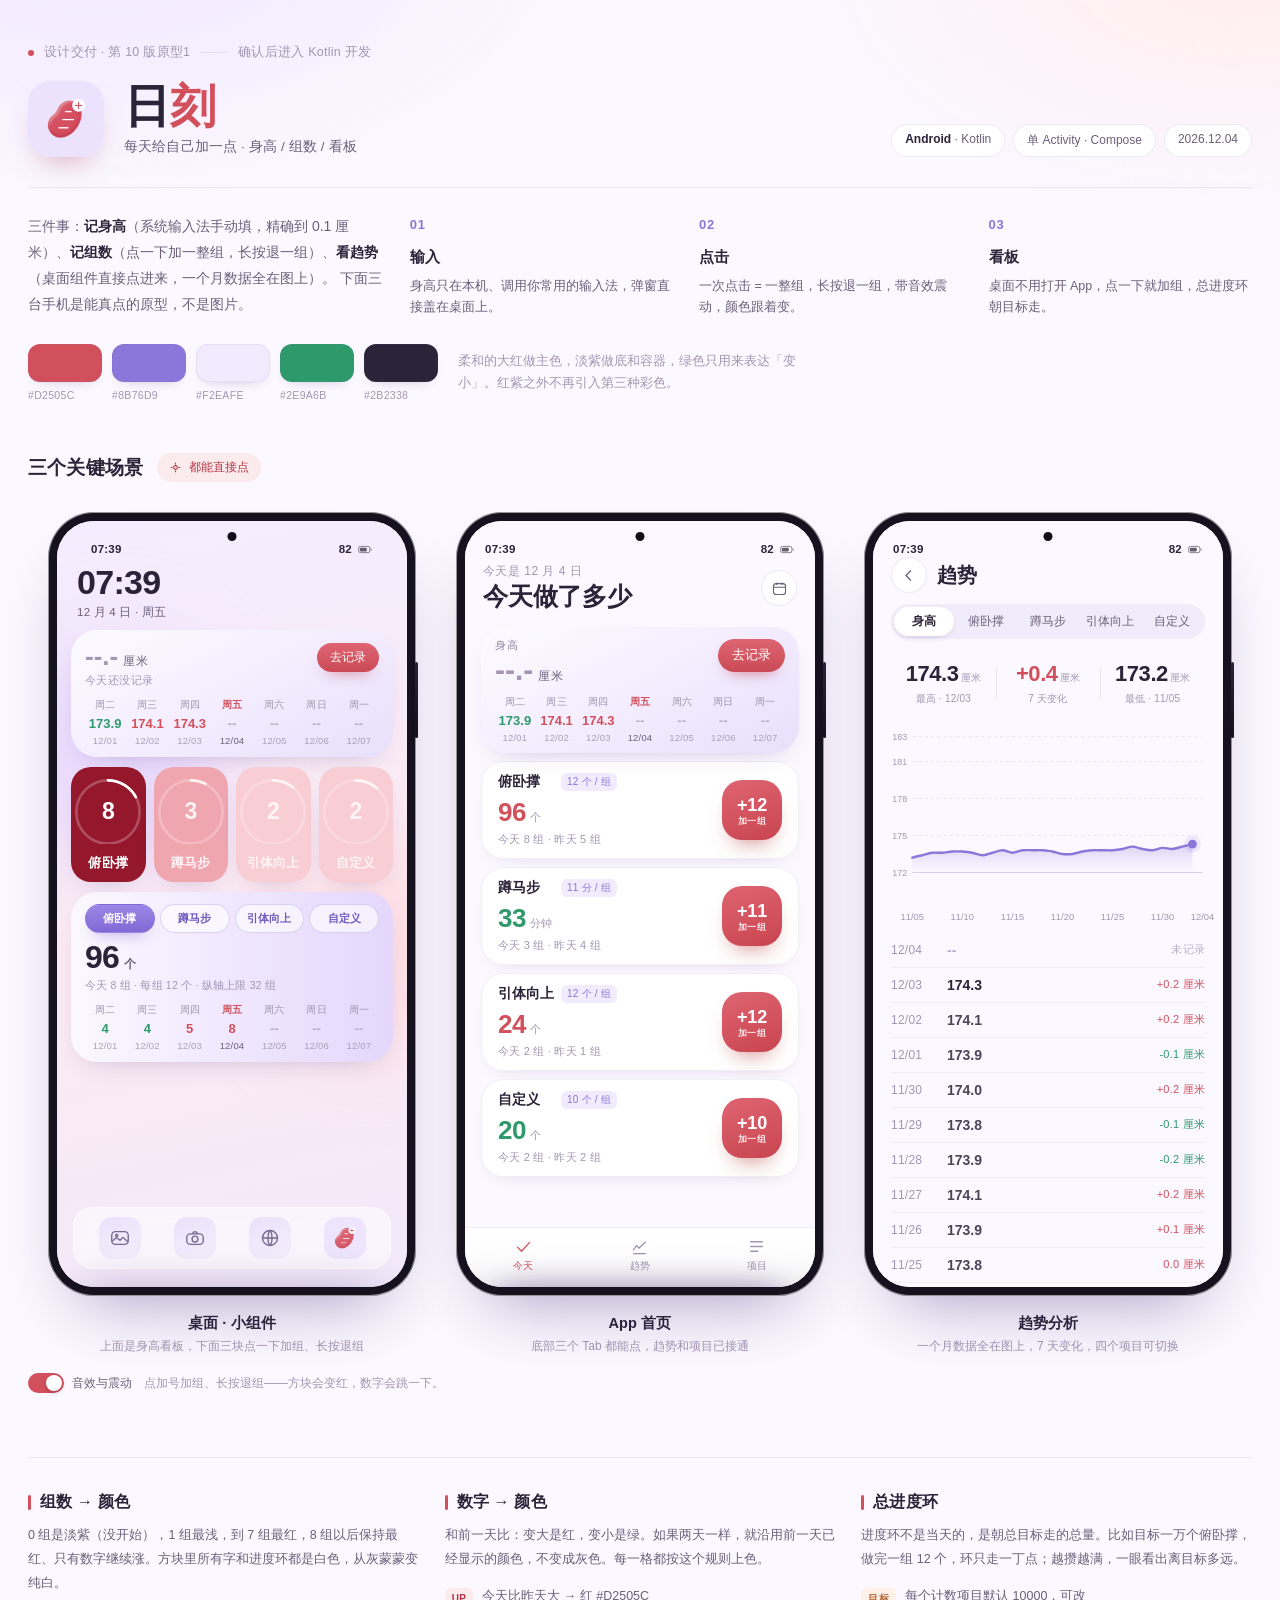
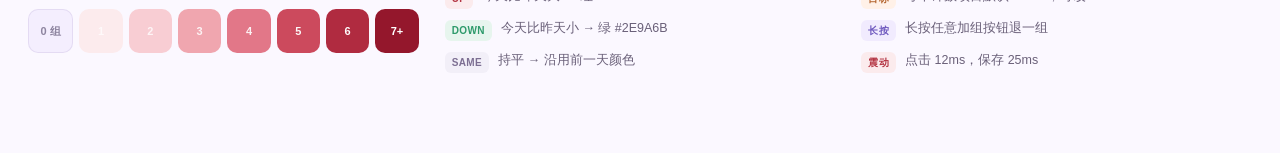
<file: 每日刻度APP原型-第10版.html>
<!DOCTYPE html>
<html lang="zh-CN">
<head>
<meta charset="UTF-8">
<meta name="viewport" content="width=device-width, initial-scale=1">
<title>日刻 · App 交互原型</title>
<link rel="icon" href="data:image/svg+xml,%3Csvg xmlns='http://www.w3.org/2000/svg' viewBox='0 0 64 64'%3E%3Crect width='64' height='64' rx='16' fill='%23F2EAFE'/%3E%3Cpath d='M38 14c8 2 12 11 9 19-3 8-12 12-19 9-4-2-4-7-2-11 2-4 6-5 8-9 1-4 1-8 4-8z' fill='%23D2505C'/%3E%3C/svg%3E">
<link rel="stylesheet" href="https://miaoda.feishu.cn/fonts/css2?family=Nunito:wght@500;600;700;800&family=Noto+Sans+SC:wght@300;400;500;700&display=swap">
<style>
/* ============================================================
   每日复刻 · 设计交付稿 v4
   外框是"展板"，里面三台手机是真正可点的 App 原型
   ============================================================ */
:root{
  --ink:#2B2338;
  --ink2:#6A6079;
  --ink3:#A296B2;
  --paper:#FBF8FF;
  --red:#D2505C;
  --red-dk:#B43644;
  --red-wash:#FBEBED;
  --purple:#8B76D9;
  --purple-deep:#6E58BE;
  --lilac-2:#F3ECFE;
  --lilac-3:#E9DFFB;
  --green:#2E9A6B;
  --green-wash:#E7F5EE;
  --flat:#8E85A0;
  --line:rgba(120,96,170,.13);
  --shadow-card:0 10px 28px -18px rgba(74,45,120,.42);
  --shadow-phone:0 34px 70px -34px rgba(58,28,104,.46), 0 0 0 1px rgba(255,255,255,.55) inset;
  --spring:cubic-bezier(.34,1.56,.64,1);
  --ease:cubic-bezier(.22,.61,.36,1);
  --cn:'Noto Sans SC','PingFang SC','Microsoft YaHei',sans-serif;
  --num:'Nunito','Noto Sans SC','PingFang SC',sans-serif;
}
*{box-sizing:border-box;margin:0;padding:0}
html{-webkit-text-size-adjust:100%}
body{
  background:#FBF8FF;color:var(--ink);font-family:var(--cn);
  -webkit-font-smoothing:antialiased;padding:0 28px 80px;
}
body::before{
  content:"";position:fixed;inset:0;z-index:-1;pointer-events:none;
  background:
    radial-gradient(760px 420px at 8% -8%, #F1E6FF 0%, rgba(241,230,255,0) 64%),
    radial-gradient(700px 400px at 96% -4%, #FFEDEF 0%, rgba(255,237,239,0) 62%);
}
.wrap{max-width:1244px;margin:0 auto}

/* ---------- 展板头部 ---------- */
.masthead{padding-top:44px}
.kicker{display:flex;align-items:center;gap:10px;font-size:12.5px;color:var(--ink3);letter-spacing:.02em}
.kicker .dot{width:6px;height:6px;border-radius:50%;background:var(--red);flex:none}
.kicker .sep{width:28px;height:1px;background:var(--line)}
.head-row{display:flex;align-items:flex-end;justify-content:space-between;gap:32px;margin-top:20px;flex-wrap:wrap}
.title-block{display:flex;align-items:center;gap:20px}
.appicon{width:76px;height:76px;border-radius:22px;overflow:hidden;flex:none;box-shadow:0 14px 30px -16px rgba(160,40,60,.5)}
.appicon img{width:100%;height:100%;display:block;object-fit:cover}
.title-block h1{font-family:var(--num);font-size:46px;font-weight:800;letter-spacing:-.01em;line-height:1.06}
.title-block h1 em{font-style:normal;color:var(--red)}
.subline{margin-top:8px;font-size:13.5px;color:var(--ink2);letter-spacing:.01em}
.head-meta{display:flex;gap:8px;flex-wrap:wrap;justify-content:flex-end}
.chip{font-size:12px;color:var(--ink2);background:#fff;border:1px solid var(--line);border-radius:999px;padding:7px 13px;white-space:nowrap}
.chip b{color:var(--ink);font-weight:600}
.lead{margin-top:30px;padding-top:26px;border-top:1px var(--line);display:grid;grid-template-columns:1.35fr 1fr 1fr 1fr;gap:26px;border-top-style:solid}
.lead-intro{font-size:14px;line-height:1.85;color:var(--ink2);max-width:34em}
.lead-intro strong{color:var(--ink);font-weight:600}
.lead-cell{font-size:12.5px;line-height:1.7;color:var(--ink2)}
.lead-cell .n{font-family:var(--num);font-size:13px;font-weight:800;color:var(--purple);letter-spacing:.06em;display:block;margin-bottom:8px}
.lead-cell h3{font-size:15px;font-weight:600;color:var(--ink);margin-bottom:6px;letter-spacing:.01em}

/* ---------- 色板 ---------- */
.palette{display:flex;align-items:center;gap:20px;margin-top:26px;flex-wrap:wrap}
.swatches{display:flex;gap:10px}
.sw{width:74px}
.sw i{display:block;height:38px;border-radius:12px;border:1px solid rgba(120,96,170,.1);box-shadow:0 6px 14px -10px rgba(60,30,100,.4)}
.sw span{display:block;font-size:10.5px;color:var(--ink3);margin-top:7px;letter-spacing:.03em;font-family:var(--num)}
.palette-note{font-size:12.5px;color:var(--ink3);line-height:1.7;max-width:30em}

/* ---------- 舞台 ---------- */
.stage-head{display:flex;align-items:center;gap:14px;margin-top:52px}
.stage-head h2{font-size:19px;font-weight:600;letter-spacing:.01em}
.hint{display:inline-flex;align-items:center;gap:7px;font-size:12px;color:var(--red-dk);background:var(--red-wash);border-radius:999px;padding:6px 12px}
.hint svg{width:13px;height:13px;flex:none}
.stage{display:grid;grid-template-columns:repeat(3,368px);gap:40px;justify-content:center;margin-top:30px}
.device-col{display:flex;flex-direction:column;align-items:center;gap:16px}
.device-label{text-align:center;margin-top:2px}
.device-label strong{display:block;font-size:14.5px;font-weight:600;letter-spacing:.01em}
.device-label span{display:block;font-size:12px;color:var(--ink3);margin-top:5px}
.device{width:368px;height:784px;border-radius:46px;background:#16111E;padding:9px;box-shadow:var(--shadow-phone);position:relative;flex:none}
.device::after{content:"";position:absolute;right:-2px;top:150px;width:3px;height:76px;border-radius:3px;background:linear-gradient(#2a2438,#16111E)}
.screen{width:100%;height:100%;border-radius:37px;overflow:hidden;position:relative;background:#FBF8FF;isolation:isolate}
.hole{position:absolute;left:50%;top:11px;width:9px;height:9px;border-radius:50%;background:#120E19;transform:translateX(-50%);z-index:60}

/* ---------- 状态栏 ---------- */
.statusbar{height:36px;display:flex;align-items:flex-end;justify-content:space-between;padding:0 20px 2px;font-size:11.5px;color:var(--ink);font-family:var(--num);font-weight:700;position:relative;z-index:50;letter-spacing:.02em}
.statusbar .right{display:flex;align-items:center;gap:6px}
.sbi{width:15px;height:11px;opacity:.72}

/* ---------- 桌面 ---------- */
.desk{position:absolute;inset:0;background:linear-gradient(168deg,#F5EDFF 0%,#FBEAF2 52%,#F3E9FB 100%)}
.desk .blob{position:absolute;border-radius:50%;filter:blur(46px);opacity:.7;pointer-events:none}
.desk .b1{width:220px;height:220px;background:#E3D2FF;left:-60px;top:120px}
.desk .b2{width:200px;height:200px;background:#FFD7DE;right:-70px;top:330px}
.desk-inner{position:relative;z-index:2;padding:0 14px}
.dock{position:absolute;left:16px;right:16px;bottom:18px;z-index:3;display:flex;justify-content:space-around;padding:9px 8px;background:rgba(255,255,255,.5);border:1px solid rgba(255,255,255,.72);border-radius:20px;backdrop-filter:blur(10px)}
.dock .di{width:42px;height:42px;border-radius:13px;display:grid;place-items:center;background:linear-gradient(160deg,#E9DFFB,#F2EDFB);opacity:.9}
.dock .di svg{width:22px;height:22px}
.clock{padding:8px 6px 10px}
.clock .t{font-family:var(--num);font-size:34px;font-weight:800;line-height:1;letter-spacing:-.02em}
.clock .d{font-size:11.5px;color:var(--ink2);margin-top:6px;letter-spacing:.02em}
.desk-grid{display:flex;flex-direction:column;gap:10px}
.mini-row{display:grid;grid-template-columns:repeat(4,1fr);gap:8px}
.span4{grid-column:span 4}

/* ---------- 通用大卡 ---------- */
.bigcard{border-radius:26px;padding:13px 14px 11px;background:linear-gradient(152deg,#FCFBFF 0%,#F2EBFE 58%,#E8DFFB 100%);box-shadow:var(--shadow-card);position:relative;overflow:hidden;cursor:pointer;transition:transform .18s var(--spring);display:flex;flex-direction:column}
.bigcard:active{transform:scale(.982)}
.bigcard .top{display:flex;align-items:flex-start;justify-content:space-between;gap:8px}
.bignum{display:flex;align-items:baseline;gap:5px;font-family:var(--num);line-height:1}
.bignum .v{font-size:38px;font-weight:800;letter-spacing:-.025em;transition:color .32s var(--ease),transform .3s var(--spring)}
.bignum .u{font-size:12px;color:var(--ink2);font-weight:500;letter-spacing:.04em}
.bignum .empty{font-size:26px;font-weight:700;color:var(--ink3)}
.tstamp{font-size:10.5px;color:var(--ink3);margin-top:5px;letter-spacing:.04em;font-family:var(--num)}
.pill-btn{border:0;border-radius:999px;padding:8px 14px;font-size:12.5px;font-family:var(--cn);font-weight:500;color:#fff;background:linear-gradient(180deg,#DE6572,#CB4A57);box-shadow:0 8px 16px -10px rgba(190,50,70,.8);cursor:pointer;white-space:nowrap;transition:transform .16s var(--spring),filter .2s}
.pill-btn:active{transform:scale(.94);filter:brightness(.94)}

/* 7 天条带（固定周二→周一周期） */
.strip{display:grid;grid-template-columns:repeat(7,1fr);gap:2px;margin-top:auto;padding-top:10px}
.strip .cell{text-align:center}
.strip .w{font-size:10px;color:#9C92AC;letter-spacing:.02em}
.strip .n{font-family:var(--num);font-size:13px;font-weight:700;margin-top:5px;line-height:1.1;transition:color .3s}
.strip .dd{font-size:9.5px;color:#A99FB8;margin-top:4px;font-family:var(--num);letter-spacing:.02em}
.strip .cell.today .w{color:var(--red);font-weight:600}
.strip .cell.today .dd{color:var(--ink2)}

/* ---------- 方块组件（1×1：对齐真实桌面组件，白字 + 总进度环） ---------- */
.tile{border-radius:20px;display:flex;flex-direction:column;align-items:center;cursor:pointer;position:relative;overflow:hidden;transition:background .34s var(--ease),transform .17s var(--spring),box-shadow .3s;box-shadow:var(--shadow-card);user-select:none;-webkit-tap-highlight-color:transparent;padding:0;aspect-ratio:223/343}
.tile:active{transform:scale(.93)}
.tile .ringwrap{position:relative;width:88.5%;aspect-ratio:1;margin-top:15%}
.tile .ringwrap svg{position:absolute;inset:0;width:100%;height:100%}
.tile .cnt{position:absolute;inset:0;display:grid;place-items:center;font-family:var(--num);font-size:23px;font-weight:800;line-height:1;transition:color .3s var(--ease);letter-spacing:-.02em}
.tile .lbl{font-size:13px;letter-spacing:.02em;transition:color .3s var(--ease);margin-top:auto;margin-bottom:14%;font-weight:600;white-space:nowrap}
.tile .pulse{position:absolute;left:50%;top:42%;width:56px;height:56px;margin:-28px 0 0 -28px;border-radius:50%;background:currentColor;opacity:0;pointer-events:none}

/* ---------- 桌面 7 天计数大卡（从右往左紫色渐变） ---------- */
.weekcard{background:linear-gradient(to left,#E4D7FB 0%,#EFE6FE 46%,#FBF8FF 100%);padding:12px 14px 11px;cursor:default}
.weekcard:active{transform:none}
.weektabs{display:flex;gap:5px;margin-bottom:8px}
.weektabs button{flex:1;border:1px solid rgba(139,118,217,.28);background:rgba(255,255,255,.6);border-radius:999px;padding:6px 0;font-size:11px;font-family:var(--cn);font-weight:600;color:var(--purple-deep);cursor:pointer;transition:background .2s,color .2s,box-shadow .2s,border-color .2s}
.weektabs button.on{background:linear-gradient(180deg,#9C87E5,#8368D5);color:#fff;border-color:transparent;box-shadow:0 8px 16px -10px rgba(110,80,200,.7)}
.weekcard .wk-big{display:flex;align-items:baseline;gap:5px;font-family:var(--num);line-height:1}
.weekcard .wk-big .v{font-size:32px;font-weight:800;letter-spacing:-.025em;color:var(--ink)}
.weekcard .wk-big .u{font-size:11.5px;color:var(--ink2);font-weight:600}
.weekcard .wk-sub{font-size:10.5px;color:var(--ink3);margin-top:6px;font-family:var(--num);letter-spacing:.02em}

/* ---------- App 内三视图 ---------- */
.app{position:absolute;inset:0;background:#FBF8FF;display:flex;flex-direction:column}
.view{flex:1;display:none;flex-direction:column;min-height:0}
.view.on{display:flex}
.app-head{padding:2px 18px 10px}
.app-head .d{font-size:12px;color:var(--ink3);letter-spacing:.04em}
.app-head .row{display:flex;align-items:center;justify-content:space-between;margin-top:4px}
.app-head h2{font-family:var(--num);font-size:25px;font-weight:800;letter-spacing:-.01em}
.icon-btn{width:36px;height:36px;border-radius:50%;border:1px solid var(--line);background:#fff;display:grid;place-items:center;cursor:pointer;color:var(--ink2);transition:transform .16s var(--spring),background .2s}
.icon-btn:active{transform:scale(.9);background:#F6F1FF}
.app-body{flex:1;padding:4px 16px 0;display:flex;flex-direction:column;gap:8px;overflow:hidden;min-height:0;scrollbar-width:none}
.app-body::-webkit-scrollbar{display:none}

/* 首页计数卡 */
.counter{border-radius:22px;background:#fff;border:1px solid rgba(120,96,170,.1);padding:11px 16px;display:flex;align-items:center;gap:12px;box-shadow:0 8px 22px -18px rgba(74,45,120,.4)}
.counter .info{flex:1;min-width:0}
.counter .nm{display:flex;align-items:center;gap:7px;font-size:14px;font-weight:600}
.counter .nmtext{display:inline-block;min-width:4em;white-space:nowrap}   /* 项目名一律按 4 字宽占位，右侧 tag 起点对齐 */
.counter .tag{font-size:10px;color:var(--purple);background:#F1EBFE;border-radius:6px;padding:2px 6px;font-weight:500;letter-spacing:.02em}
.counter .val{display:flex;align-items:baseline;gap:4px;margin-top:6px;font-family:var(--num)}
.counter .val .v{font-size:26px;font-weight:800;letter-spacing:-.02em;transition:color .3s var(--ease),transform .3s var(--spring)}
.counter .val .u{font-size:11px;color:var(--ink3);font-weight:500}
.counter .g{font-size:11px;color:var(--ink3);margin-top:4px;font-family:var(--num);letter-spacing:.02em}
.addbtn{width:60px;height:60px;border-radius:20px;border:0;cursor:pointer;flex:none;background:linear-gradient(160deg,#DE6472,#C9454F);color:#fff;font-family:var(--num);font-weight:800;font-size:18px;letter-spacing:-.01em;display:flex;flex-direction:column;align-items:center;justify-content:center;line-height:1;box-shadow:0 12px 22px -12px rgba(190,70,70,.75);transition:transform .15s var(--spring),filter .2s,box-shadow .2s;-webkit-tap-highlight-color:transparent}
.addbtn small{font-size:8.5px;font-weight:600;opacity:.86;margin-top:3px;letter-spacing:.06em;font-family:var(--cn)}
.addbtn:active{transform:scale(.9);filter:brightness(.93);box-shadow:0 6px 12px -8px rgba(190,50,70,.6)}
.counter.gold{background:linear-gradient(150deg,#FFDE73 0%,#F7C325 52%,#E0A10C 100%);border-color:transparent;box-shadow:0 14px 28px -16px rgba(200,150,20,.75)}

/* 本周矩阵（替换原柱状图） */
.weekmatrix{border-radius:22px;background:#fff;border:1px solid rgba(120,96,170,.1);padding:13px 14px 12px;box-shadow:0 8px 22px -18px rgba(74,45,120,.4)}
.weekmatrix .hd{font-size:12.5px;font-weight:600;margin-bottom:9px}
.wm-grid{display:grid;grid-template-columns:48px repeat(7,1fr);gap:3px 2px}
.wm-grid .wh{font-size:10px;color:#9C92AC;text-align:center}
.wm-grid .rn{font-size:10.5px;color:var(--ink2);display:flex;align-items:center;font-weight:600;white-space:nowrap}
.wm-grid .wv{font-family:var(--num);font-size:12.5px;font-weight:800;text-align:center;line-height:1.4}
.wm-grid .wd{font-size:9px;color:#A99FB8;text-align:center;font-family:var(--num);margin-top:2px}
.wm-grid .corner{font-size:10px;color:var(--ink3)}

/* 项目页 */
.proj-list{flex:1;padding:6px 16px 14px;overflow:auto;display:flex;flex-direction:column;gap:12px}
.proj-card{border-radius:20px;background:#fff;border:1px solid rgba(120,96,170,.1);padding:14px 16px;display:flex;align-items:center;gap:12px;flex:1;min-height:0}
.proj-card .ic{width:42px;height:42px;border-radius:14px;display:grid;place-items:center;flex:none;background:var(--lilac-2);color:var(--purple-deep)}
.proj-card .ic svg{width:21px;height:21px}
.proj-card .t{flex:1;min-width:0}
.proj-card .t .nm{font-size:14px;font-weight:600}
.proj-card .t .meta{font-size:11px;color:var(--ink3);margin-top:4px;font-family:var(--num)}
.proj-card .t .meta b{color:var(--purple-deep);font-weight:700}
.proj-card.editable{cursor:pointer;transition:transform .16s var(--spring),box-shadow .2s}
.proj-card.editable:active{transform:scale(.975)}
.proj-card .chev{flex:none;color:#B3A7C8;display:grid;place-items:center}
.proj-card .chev svg{width:18px;height:18px}

/* 项目页达成金色卡片 */
.proj-card.gold{background:linear-gradient(150deg,#FFDE73 0%,#F7C325 52%,#E0A10C 100%);border-color:transparent;box-shadow:0 14px 28px -16px rgba(200,150,20,.75)}
.proj-card.gold .ic{background:rgba(255,255,255,.30);color:#937cdf}
.proj-card.gold .t .nm{color:#937cdf}
.proj-card.gold .t .meta{color:#937cdf}
.proj-card.gold .t .meta b{color:#937cdf}
.proj-card.gold .chev{color:#937cdf}

/* 清空重置确认弹窗（居中，单长条按钮，点外部取消） */
.confirm-mask{position:absolute;inset:0;background:rgba(38,20,62,.34);z-index:85;opacity:0;pointer-events:none;transition:opacity .3s;backdrop-filter:blur(2px)}
.confirm-mask.open{opacity:1;pointer-events:auto}
.confirm-box{position:absolute;left:26px;right:26px;top:50%;z-index:86;background:#fff;border-radius:24px;padding:20px 18px 18px;transform:translateY(-50%) scale(.92);opacity:0;pointer-events:none;transition:transform .3s var(--spring),opacity .25s;box-shadow:0 24px 50px -20px rgba(40,20,80,.5)}
.confirm-box.open{transform:translateY(-50%) scale(1);opacity:1;pointer-events:auto}
.confirm-box .ct{font-size:16px;font-weight:700;text-align:center}
.confirm-box .cs{font-size:12px;color:var(--ink3);text-align:center;margin-top:7px;line-height:1.7}
.confirm-box .long-btn{width:100%;border:0;border-radius:16px;padding:14px 0;margin-top:19px;background:linear-gradient(180deg,#DE6572,#C8414E);color:#fff;font-family:var(--cn);font-size:14.5px;font-weight:600;letter-spacing:.05em;cursor:pointer;box-shadow:0 12px 24px -14px rgba(190,50,70,.8);transition:transform .16s var(--spring)}
.confirm-box .long-btn:active{transform:scale(.97)}

/* 自定义项目编辑弹层 */
.custom-field{display:flex;flex-direction:column;gap:5px;margin-top:12px}
.custom-field label{font-size:11.5px;color:var(--ink2);font-weight:600}
.custom-field input{border:1px solid var(--line);border-radius:14px;padding:11px 14px;font-family:var(--num);font-size:16px;font-weight:700;outline:none;color:var(--ink);background:#FBF8FF;transition:border-color .2s}
.custom-field input:focus{border-color:var(--purple)}
.unit-switch{display:flex;gap:8px}
.unit-switch button{flex:1;border:1px solid var(--line);background:#fff;border-radius:12px;padding:10px 0;font-size:13px;font-weight:600;color:var(--ink2);cursor:pointer;transition:all .2s}
.unit-switch button.on{background:var(--purple);color:#fff;border-color:transparent}

/* 底部 tab */
.tabbar{height:60px;display:flex;align-items:center;justify-content:space-around;background:rgba(255,255,255,.86);backdrop-filter:blur(14px);border-top:1px solid rgba(120,96,170,.1);padding-bottom:5px;flex:none}
.tab{display:flex;flex-direction:column;align-items:center;gap:3px;font-size:10px;color:var(--ink3);cursor:pointer;width:64px}
.tab svg{width:19px;height:19px}
.tab.on{color:var(--red)}

/* ---------- 趋势页 ---------- */
.trend-head{padding:0 18px 8px}
.trend-head .row{display:flex;align-items:center;gap:10px}
.trend-head h2{font-family:var(--num);font-size:20px;font-weight:800;flex:1;letter-spacing:-.01em}
.seg{display:flex;gap:2px;background:#F1ECF9;border-radius:999px;padding:3px;margin-top:11px}
.seg button{flex:1;border:0;background:transparent;border-radius:999px;padding:7px 0;font-size:11.5px;color:var(--ink2);font-family:var(--cn);cursor:pointer;transition:background .2s,color .2s,box-shadow .2s}
.seg button.on{background:#fff;color:var(--ink);font-weight:600;box-shadow:0 3px 8px -5px rgba(60,30,100,.4)}
.trend-scroll{flex:1;overflow:auto;min-height:0;touch-action:pan-y;scrollbar-width:none}
.trend-scroll::-webkit-scrollbar{display:none}
.stats{display:grid;grid-template-columns:1fr 1fr 1fr;margin-top:14px;align-items:center}
.stats .s{text-align:center;position:relative}
.stats .s+.s::before{content:"";position:absolute;left:0;top:6px;bottom:6px;width:1px;background:var(--line)}
.stats .big{font-family:var(--num);font-size:22px;font-weight:800;letter-spacing:-.02em}
.stats .big small{font-size:10px;font-weight:500;color:var(--ink3);margin-left:2px;letter-spacing:.02em}
.stats .cap{font-size:10px;color:var(--ink3);margin-top:5px;letter-spacing:.02em}
.chart{margin:12px 8px 0}
.chart svg{width:100%;display:block}
.rows{margin-top:6px;padding:0 18px;display:flex;flex-direction:column;gap:0}
.rows .r{display:flex;align-items:center;gap:10px;padding:9px 0;border-bottom:1px solid rgba(120,96,170,.08);font-size:12px}
.rows .r .dt{color:var(--ink3);font-family:var(--num);width:46px;letter-spacing:.02em}
.rows .r .vv{font-family:var(--num);font-weight:700;font-size:14px;flex:1}
.rows .r .dl{font-family:var(--num);font-size:11px;letter-spacing:.02em}

/* ---------- 身高输入弹层（系统输入法） ---------- */
.sheet{position:absolute;left:10px;right:10px;bottom:12px;z-index:80;background:#fff;border-radius:26px;padding:14px 18px 16px;box-shadow:0 -18px 44px -20px rgba(50,20,90,.35);transform:translateY(112%);transition:transform .34s var(--ease)}
.sheet.open{transform:translateY(0)}
.scrim{position:absolute;inset:0;background:rgba(38,20,62,.34);z-index:70;opacity:0;pointer-events:none;transition:opacity .3s;backdrop-filter:blur(2px)}
.scrim.open{opacity:1;pointer-events:auto}
.sheet .grab{width:36px;height:4px;border-radius:3px;background:#E4DBF1;margin:0 auto 11px}
.sheet .st{font-size:15px;font-weight:600;text-align:center}
.sheet .sd{font-size:11.5px;color:var(--ink3);text-align:center;margin-top:4px}
.height-input{display:flex;align-items:center;justify-content:center;gap:6px;margin:14px 0 4px}
.height-input input{border:0;outline:none;width:150px;font-family:var(--num);font-size:40px;font-weight:800;letter-spacing:-.02em;text-align:center;color:var(--ink);background:transparent;caret-color:var(--red)}
.height-input .u{font-size:13px;color:var(--ink2);font-weight:600}
.sheet-foot{display:flex;align-items:center;gap:10px;margin-top:14px}
.save-btn{border:0;border-radius:16px;padding:13px 26px;background:linear-gradient(180deg,#DE6572,#C8414E);color:#fff;font-family:var(--cn);font-size:14px;font-weight:600;letter-spacing:.04em;cursor:pointer;box-shadow:0 14px 26px -14px rgba(190,50,70,.8);transition:transform .16s var(--spring)}
.save-btn:active{transform:scale(.96)}
.cancel-txt{border:0;background:transparent;font-size:13px;color:var(--ink3);cursor:pointer;font-family:var(--cn);padding:6px}

@keyframes pop{0%{transform:scale(1)}32%{transform:scale(1.15)}100%{transform:scale(1)}}
.pop{animation:pop .38s var(--spring)}

/* ---------- 说明区块 ---------- */
.notes{display:grid;grid-template-columns:repeat(3,1fr);gap:26px;margin-top:64px;padding-top:34px;border-top:1px solid var(--line)}
.note h3{font-size:16px;font-weight:600;letter-spacing:.01em;display:flex;align-items:center;gap:9px}
.note h3 .bar{width:3px;height:15px;border-radius:2px;background:var(--red)}
.note p{font-size:12.5px;line-height:1.9;color:var(--ink2);margin-top:11px}
.grad{display:flex;gap:6px;margin-top:14px}
.grad i{flex:1;height:44px;border-radius:10px;display:grid;place-items:center;font-family:var(--num);font-size:11px;font-weight:700;font-style:normal}
.grad i:first-child{border:1px solid var(--line)}
.rule-list{margin-top:14px;display:flex;flex-direction:column;gap:9px}
.rule{display:flex;align-items:flex-start;gap:9px;font-size:12.5px;line-height:1.7;color:var(--ink2)}
.rule .k{flex:none;font-family:var(--num);font-size:10px;font-weight:800;padding:2px 7px;border-radius:6px;margin-top:2px;letter-spacing:.04em}
.k.up{background:var(--red-wash);color:var(--red-dk)}
.k.dn{background:var(--green-wash);color:var(--green)}
.k.flat{background:#F2EFF8;color:#7C6E92}
.k.snd{background:#F1EBFE;color:var(--purple-deep)}
.k.mv{background:#FFF1E8;color:#B4652F}
.feedback-bar{display:flex;align-items:center;gap:12px;margin-top:18px;flex-wrap:wrap}
.switch{display:inline-flex;align-items:center;gap:8px;font-size:12px;color:var(--ink2);cursor:pointer;user-select:none}
.switch .track{width:36px;height:20px;border-radius:999px;background:#E4DCEF;position:relative;transition:background .25s}
.switch .track::after{content:"";position:absolute;left:2px;top:2px;width:16px;height:16px;border-radius:50%;background:#fff;box-shadow:0 2px 5px rgba(0,0,0,.18);transition:transform .25s var(--spring)}
.switch.on .track{background:var(--red)}
.switch.on .track::after{transform:translateX(16px)}

@media (max-width:1200px){
  .stage{grid-template-columns:repeat(2,368px);gap:34px}
  .lead{grid-template-columns:1fr 1fr}
  .notes{grid-template-columns:1fr 1fr}
}
@media (max-width:820px){
  body{padding:0 16px 60px}
  .stage{grid-template-columns:368px;gap:30px}
  .lead,.notes{grid-template-columns:1fr}
  .title-block h1{font-size:36px}
  .appicon{width:62px;height:62px;border-radius:18px}
}
@media (prefers-reduced-motion:reduce){
  *{animation-duration:.001ms !important;transition-duration:.001ms !important}
}
</style>
</head>
<body>
<div class="wrap">

  <!-- ===== 展板头部 ===== -->
  <header class="masthead">
    <div class="kicker"><span class="dot"></span>设计交付 · 第 10 版原型1<span class="sep"></span>确认后进入 Kotlin 开发</div>
    <div class="head-row">
      <div class="title-block">
        <div class="appicon"><img src="assets/icon-a.png" alt="日刻图标"></div>
        <div>
          <h1>日<em>刻</em></h1>
          <div class="subline">每天给自己加一点 · 身高 / 组数 / 看板</div>
        </div>
      </div>
      <div class="head-meta">
        <span class="chip"><b>Android</b> · Kotlin</span>
        <span class="chip">单 Activity · Compose</span>
        <span class="chip" id="ver-chip">2026.11.18</span>
      </div>
    </div>

    <div class="lead">
      <div class="lead-intro">
        三件事：<strong>记身高</strong>（系统输入法手动填，精确到 0.1 厘米）、<strong>记组数</strong>（点一下加一整组，长按退一组）、<strong>看趋势</strong>（桌面组件直接点进来，一个月数据全在图上）。
        下面三台手机是能真点的原型，不是图片。
      </div>
      <div class="lead-cell">
        <span class="n">01</span>
        <h3>输入</h3>
        身高只在本机、调用你常用的输入法，弹窗直接盖在桌面上。
      </div>
      <div class="lead-cell">
        <span class="n">02</span>
        <h3>点击</h3>
        一次点击 = 一整组，长按退一组，带音效震动，颜色跟着变。
      </div>
      <div class="lead-cell">
        <span class="n">03</span>
        <h3>看板</h3>
        桌面不用打开 App，点一下就加组，总进度环朝目标走。
      </div>
    </div>

    <div class="palette">
      <div class="swatches">
        <div class="sw"><i style="background:#D2505C"></i><span>#D2505C</span></div>
        <div class="sw"><i style="background:#8B76D9"></i><span>#8B76D9</span></div>
        <div class="sw"><i style="background:#F2EAFE"></i><span>#F2EAFE</span></div>
        <div class="sw"><i style="background:#2E9A6B"></i><span>#2E9A6B</span></div>
        <div class="sw"><i style="background:#2B2338"></i><span>#2B2338</span></div>
      </div>
      <div class="palette-note">柔和的大红做主色，淡紫做底和容器，绿色只用来表达「变小」。红紫之外不再引入第三种彩色。</div>
    </div>
  </header>

  <!-- ===== 三台手机 ===== -->
  <div class="stage-head">
    <h2>三个关键场景</h2>
    <span class="hint">
      <svg viewBox="0 0 24 24" fill="none" stroke="currentColor" stroke-width="2"><circle cx="12" cy="12" r="3.4"/><path d="M12 3.2v3.2M12 17.6v3.2M3.2 12h3.2M17.6 12h3.2"/></svg>
      都能直接点
    </span>
  </div>

  <div class="stage">

    <!-- 手机 1：桌面 -->
    <div class="device-col">
      <div class="device">
        <div class="screen">
          <div class="hole"></div>
          <div class="desk">
            <div class="blob b1"></div>
            <div class="blob b2"></div>
            <div class="desk-inner">
              <div class="statusbar"><span>07:39</span><span class="right"><span>82</span><svg class="sbi" viewBox="0 0 24 16" fill="none" stroke="#2B2338" stroke-width="1.2"><rect x="1" y="3" width="18" height="10" rx="3"/><rect x="3" y="5" width="11" height="6" rx="1.6" fill="#2B2338" stroke="none"/><path d="M21 6.5v3"/></svg></span></div>
              <div class="clock">
                <div class="t" id="clock-t">07:39</div>
                <div class="d" id="clock-d"></div>
              </div>
              <div class="desk-grid" data-region="desk"></div>
            </div>
            <div class="dock">
              <div class="di"><svg viewBox="0 0 24 24" fill="none" stroke="#6B5A85" stroke-width="1.5"><rect x="3" y="5" width="18" height="14" rx="4"/><path d="M3.5 15.5l4.5-4 4 3 3.2-3.2 5.3 4.7"/><circle cx="8.4" cy="9.4" r="1.2"/></svg></div>
              <div class="di"><svg viewBox="0 0 24 24" fill="none" stroke="#6B5A85" stroke-width="1.5"><rect x="3" y="7.5" width="18" height="11.5" rx="4"/><circle cx="12" cy="13.2" r="3.2"/><path d="M9.2 7.5l1.4-2.2h2.8L14.8 7.5"/></svg></div>
              <div class="di"><svg viewBox="0 0 24 24" fill="none" stroke="#6B5A85" stroke-width="1.5"><circle cx="12" cy="12" r="8.2"/><path d="M3.8 12h16.4M12 3.8c2.9 3 2.9 13.4 0 16.4M12 3.8c-2.9 3-2.9 13.4 0 16.4"/></svg></div>
              <div class="di" style="background:#fff;padding:0;overflow:hidden">
                <img src="assets/icon-a.png" alt="" style="width:100%;height:100%;object-fit:cover;display:block">
              </div>
            </div>

            <!-- 桌面身高输入弹层 -->
            <div class="scrim" data-act="close-sheet"></div>
            <div class="sheet" data-sheet>
              <div class="grab"></div>
              <div class="st">今天的身高</div>
              <div class="sd">填到小数点后一位，输完自动保存，比如 173.4</div>
              <div class="height-input">
                <input type="text" inputmode="decimal" data-height-input aria-label="身高输入" placeholder="--.-">
                <span class="u">厘米</span>
              </div>
            </div>
          </div>
        </div>
      </div>
      <div class="device-label">
        <strong>桌面 · 小组件</strong>
        <span>上面是身高看板，下面三块点一下加组、长按退组</span>
      </div>
    </div>

    <!-- 手机 2：App（三视图） -->
    <div class="device-col">
      <div class="device">
        <div class="screen">
          <div class="hole"></div>
          <div class="app">
            <div class="statusbar"><span>07:39</span><span class="right"><span>82</span><svg class="sbi" viewBox="0 0 24 16" fill="none" stroke="#2B2338" stroke-width="1.2"><rect x="1" y="3" width="18" height="10" rx="3"/><rect x="3" y="5" width="11" height="6" rx="1.6" fill="#2B2338" stroke="none"/><path d="M21 6.5v3"/></svg></span></div>

            <!-- 视图：今天 -->
            <div class="view on" id="view-home">
              <div class="app-head">
                <div class="row">
                  <div>
                    <div class="d" id="home-date"></div>
                    <h2>今天做了多少</h2>
                  </div>
                  <button class="icon-btn" data-act="go-projects" aria-label="项目">
                    <svg viewBox="0 0 24 24" width="17" height="17" fill="none" stroke="currentColor" stroke-width="1.6"><rect x="3.5" y="5.2" width="17" height="15.3" rx="4"/><path d="M3.5 10.2h17M8.4 3.4v3.6M15.6 3.4v3.6"/></svg>
                  </button>
                </div>
              </div>
              <div class="app-body" data-region="home"></div>
            </div>

            <!-- 视图：趋势 -->
            <div class="view" id="view-trend">
              <div class="trend-head">
                <div class="row">
                  <button class="icon-btn" data-act="go-home" aria-label="返回">
                    <svg viewBox="0 0 24 24" width="17" height="17" fill="none" stroke="currentColor" stroke-width="1.8"><path d="M14 5 7 12l7 7"/></svg>
                  </button>
                  <h2>趋势</h2>
                  <span style="width:36px"></span>
                </div>
                <div class="seg" data-seg>
                  <button class="on" data-act="seg" data-i="0">身高</button>
                  <button data-act="seg" data-i="1">俯卧撑</button>
                  <button data-act="seg" data-i="2">蹲马步</button>
                  <button data-act="seg" data-i="3">引体向上</button>
                  <button data-act="seg" data-i="4">自定义</button>
                </div>
              </div>
              <div class="trend-scroll" data-region="trend"></div>
            </div>

            <!-- 视图：项目 -->
            <div class="view" id="view-projects">
              <div class="app-head">
                <div class="row">
                  <div>
                    <div class="d">所有记录项目</div>
                    <h2>项目</h2>
                  </div>
                  <button class="icon-btn" data-act="go-home" aria-label="返回">
                    <svg viewBox="0 0 24 24" width="17" height="17" fill="none" stroke="currentColor" stroke-width="1.8"><path d="M14 5 7 12l7 7"/></svg>
                  </button>
                </div>
              </div>
              <div class="proj-list" data-region="projects"></div>
            </div>

            <div class="tabbar">
              <div class="tab on" data-act="go-home">
                <svg viewBox="0 0 24 24" fill="none" stroke="currentColor" stroke-width="1.7"><path d="M4 12.5 9.5 18 20 6.5"/></svg>
                今天
              </div>
              <div class="tab" data-act="go-trend">
                <svg viewBox="0 0 24 24" fill="none" stroke="currentColor" stroke-width="1.7"><path d="M4 17l4-6 3.5 3L20 6"/><path d="M4 21h16"/></svg>
                趋势
              </div>
              <div class="tab" data-act="go-projects">
                <svg viewBox="0 0 24 24" fill="none" stroke="currentColor" stroke-width="1.7"><path d="M4 6h16M4 12h16M4 18h10"/></svg>
                项目
              </div>
            </div>

            <!-- App 身高输入弹层 -->
            <div class="scrim" data-act="close-sheet"></div>
            <div class="sheet" data-sheet>
              <div class="grab"></div>
              <div class="st">今天的身高</div>
              <div class="sd">填到小数点后一位，输完自动保存，比如 173.4</div>
              <div class="height-input">
                <input type="text" inputmode="decimal" data-height-input aria-label="身高输入" placeholder="--.-">
                <span class="u">厘米</span>
              </div>
            </div>

            <!-- App 最大组数设置弹层 -->
            <div class="scrim" data-act="close-max"></div>
            <div class="sheet" data-max-sheet>
              <div class="grab"></div>
              <div class="st">趋势纵轴上限</div>
              <div class="sd">填这个项目一天最多做多少组，趋势图纵轴最高就到这个数</div>
              <div class="height-input">
                <input type="text" inputmode="numeric" data-max-input aria-label="最大组数" placeholder="32">
                <span class="u">组</span>
              </div>
            </div>

            <!-- 长按项目卡片：清空重置确认弹窗（点外部取消） -->
            <div class="confirm-mask" data-act="cancel-confirm"></div>
            <div class="confirm-box" data-confirm-box>
              <div class="ct" data-confirm-title>清空重置</div>
              <div class="cs" data-confirm-sub>这个项目的全部组数会清零，累计和进度环归零，确定要清空吗？</div>
              <button class="long-btn" data-act="do-reset">清空重置</button>
            </div>

            <!-- 双击项目卡片：通用编辑（项目名 / 每组数值 / 单位） -->
            <div class="scrim" data-act="close-edit"></div>
            <div class="sheet" data-edit-sheet>
              <div class="grab"></div>
              <div class="st" data-edit-title>编辑项目</div>
              <div class="sd">改名字、每组是多少，以及按个还是按分钟算</div>
              <div class="custom-field">
                <label>项目名称</label>
                <input type="text" data-edit-name maxlength="4" placeholder="项目名（最多 4 字）">
              </div>
              <div class="custom-field">
                <label>每组数值</label>
                <input type="text" inputmode="numeric" data-edit-per placeholder="10">
              </div>
              <div class="custom-field">
                <label>单位</label>
                <div class="unit-switch">
                  <button type="button" data-unit="个" data-act="unit-个">个</button>
                  <button type="button" data-unit="招" data-act="unit-招">招</button>
                  <button type="button" data-unit="分钟" data-act="unit-分钟">分钟</button>
                </div>
              </div>
            </div>
          </div>
        </div>
      </div>
      <div class="device-label">
        <strong>App 首页</strong>
        <span>底部三个 Tab 都能点，趋势和项目已接通</span>
      </div>
    </div>

    <!-- 手机 3：趋势 -->
    <div class="device-col">
      <div class="device">
        <div class="screen">
          <div class="hole"></div>
          <div class="app">
            <div class="statusbar"><span>07:39</span><span class="right"><span>82</span><svg class="sbi" viewBox="0 0 24 16" fill="none" stroke="#2B2338" stroke-width="1.2"><rect x="1" y="3" width="18" height="10" rx="3"/><rect x="3" y="5" width="11" height="6" rx="1.6" fill="#2B2338" stroke="none"/><path d="M21 6.5v3"/></svg></span></div>
            <div class="trend-head">
              <div class="row">
                <button class="icon-btn" data-act="go-home" aria-label="返回">
                  <svg viewBox="0 0 24 24" width="17" height="17" fill="none" stroke="currentColor" stroke-width="1.8"><path d="M14 5 7 12l7 7"/></svg>
                </button>
                <h2>趋势</h2>
                <span style="width:36px"></span>
              </div>
              <div class="seg" data-seg>
                <button class="on" data-act="seg" data-i="0">身高</button>
                <button data-act="seg" data-i="1">俯卧撑</button>
                <button data-act="seg" data-i="2">蹲马步</button>
                <button data-act="seg" data-i="3">引体向上</button>
                <button data-act="seg" data-i="4">自定义</button>
              </div>
            </div>
            <div class="trend-scroll" data-region="trend-standalone"></div>
          </div>
        </div>
      </div>
      <div class="device-label">
        <strong>趋势分析</strong>
        <span>一个月数据全在图上，7 天变化，四个项目可切换</span>
      </div>
    </div>

  </div>

  <!-- ===== 说明 ===== -->
  <div class="feedback-bar">
    <div class="switch on" id="sw-sfx" data-act="toggle-sfx"><span class="track"></span>音效与震动</div>
    <span style="font-size:12px;color:#A296B2">点加号加组、长按退组——方块会变红，数字会跳一下。</span>
  </div>

  <section class="notes">
    <div class="note">
      <h3><span class="bar"></span>组数 → 颜色</h3>
      <p>0 组是淡紫（没开始），1 组最浅，到 7 组最红，8 组以后保持最红、只有数字继续涨。方块里所有字和进度环都是白色，从灰蒙蒙变纯白。</p>
      <div class="grad" id="grad"></div>
    </div>
    <div class="note">
      <h3><span class="bar"></span>数字 → 颜色</h3>
      <p>和前一天比：变大是红，变小是绿。如果两天一样，就沿用前一天已经显示的颜色，不变成灰色。每一格都按这个规则上色。</p>
      <div class="rule-list">
        <div class="rule"><span class="k up">UP</span>今天比昨天大 → 红 #D2505C</div>
        <div class="rule"><span class="k dn">DOWN</span>今天比昨天小 → 绿 #2E9A6B</div>
        <div class="rule"><span class="k flat">SAME</span>持平 → 沿用前一天颜色</div>
      </div>
    </div>
    <div class="note">
      <h3><span class="bar"></span>总进度环</h3>
      <p>进度环不是当天的，是朝总目标走的总量。比如目标一万个俯卧撑，做完一组 12 个，环只走一丁点；越攒越满，一眼看出离目标多远。</p>
      <div class="rule-list">
        <div class="rule"><span class="k mv">目标</span>每个计数项目默认 10000，可改</div>
        <div class="rule"><span class="k snd">长按</span>长按任意加组按钮退一组</div>
        <div class="rule"><span class="k up">震动</span>点击 12ms，保存 25ms</div>
      </div>
    </div>
  </section>
</div>

<script>
/* ============================================================
   状态与数据（一个月演示数据，确定性生成，每次打开一致）
   ============================================================ */
function mulberry32(a){return function(){a|=0;a=a+0x6D2B79F5|0;let t=Math.imul(a^a>>>15,1|a);t=t+Math.imul(t^t>>>7,61|t)^t;return((t^t>>>14)>>>0)/4294967296;};}
const rnd = mulberry32(20261116);
function ri(a,b){return Math.floor(rnd()*(b-a+1))+a;}

const N = 30;
const baseNow = new Date();                       // 今天 = 打开原型这一天（条带周期永远周二→周一）
const dateObjs = [];
for(let i = N - 1; i >= 0; i--){ const d = new Date(baseNow); d.setDate(d.getDate() - i); dateObjs.push(d); }
const pad2 = x => String(x).padStart(2, '0');
const days = dateObjs.map(d => pad2(d.getMonth() + 1) + '/' + pad2(d.getDate()));
const WK = ['周日','周一','周二','周三','周四','周五','周六'];
const weeks = dateObjs.map(d => WK[d.getDay()]);
const LAST = N - 1;

/* 计数数据（组数） */
const pushData   = Array.from({length:N}, () => ri(2, 8));
const horseData  = Array.from({length:N}, () => ri(1, 4));
const pullupData = Array.from({length:N}, () => ri(1, 5));
const customData = Array.from({length:N}, () => ri(1, 6));
/* 身高：带连续性的一位小数，今天（最后一天）留空 */
let hh = 173.4;
const heightData = [];
for(let i = 0; i < N; i++){
  if(i === LAST){ heightData.push(null); break; }
  hh = Math.round((hh + (rnd() - 0.5) * 0.5) * 10) / 10;
  hh = Math.min(174.5, Math.max(172.0, hh));
  heightData.push(hh);
}

const S = {
  sfx: true, view: 'home', seg: 0, flash: null,
  deskWeek: 'push', editingMax: null, confirmReset: null, customOpen: false,
  days, weeks,
  order: ['height','push','horse','pullup','custom'],
  m: {
    height:{ key:'height', name:'身高',     unit:'厘米', dec:1, per:0,  goal:0,     maxGroups:0, data:heightData },
    push:  { key:'push',   name:'俯卧撑',   unit:'个',   dec:0, per:12, goal:10000, maxGroups:32, data:pushData },
    horse: { key:'horse',  name:'蹲马步',   unit:'分钟', dec:0, per:11, goal:10000, maxGroups:32, data:horseData },
    pullup:{ key:'pullup', name:'引体向上', unit:'个',   dec:0, per:12, goal:10000, maxGroups:32, data:pullupData },
    custom:{ key:'custom', name:'自定义',   unit:'个',   dec:0, per:10, goal:10000, maxGroups:32, data:customData }
  }
};

const INK_UP = '#D2505C', INK_DN = '#2E9A6B', INK_NONE = '#A99FB8';
const BG_STEPS = ['#F4EEFE','#FCEBED','#F8CDD3','#F0A6AF','#E27788','#CC4A5D','#B02B40','#94172C'];
/* 方块前景：0 档灰紫，1~7 档从半透明白变纯白 */
const FG_WHITE = ['#8E85A0','rgba(255,255,255,.70)','rgba(255,255,255,.78)','rgba(255,255,255,.85)',
                  'rgba(255,255,255,.90)','rgba(255,255,255,.95)','rgba(255,255,255,.98)','#FFFFFF'];
/* 目标达成金黄（亮黄金，带高光/深金做金属渐变），达成后组件/卡片统一金色、白字 */
const GOLD = '#F7C325', GOLD_DEEP = '#E0A10C', GOLD_HI = '#FFDE73';
/* 金色金属渐变：横向（大卡，右深左浅，对齐紫卡方向）、斜向（方块/项目卡） */
const GOLD_GRAD_H = `linear-gradient(to left,${GOLD_DEEP} 0%,${GOLD} 55%,${GOLD_HI} 100%)`;
const GOLD_GRAD_V = `linear-gradient(150deg,${GOLD_HI} 0%,${GOLD} 52%,${GOLD_DEEP} 100%)`;

/* 判断计数项目是否已达成目标（累计 ≥ 目标） */
function isDone(m){ return m.per && cumTotal(m) >= m.goal; }

function valOf(m, i){
  const g = m.data[i];
  if(g === null || g === undefined) return null;
  return m.per ? g * m.per : g;
}
function fmt(v, dec){ return Number(v).toFixed(dec); }
/* 千分位：固定用逗号，不依赖系统 locale（部分环境会输出成 10.000） */
function nf(n){ return String(Math.round(n)).replace(/\B(?=(\d{3})+(?!\d))/g, ','); }
function prevIndex(m, i){
  for(let k = i - 1; k >= 0; k--){ if(valOf(m, k) !== null) return k; }
  return -1;
}
/* 历史累计总数（用于总进度环） */
function cumTotal(m){
  let s = 0;
  for(let i = 0; i < N; i++){ const v = valOf(m, i); if(v !== null) s += v; }
  return s;
}

/* ============================================================
   颜色规则：涨红跌绿，持平沿用前一天颜色（递归继承）
   ============================================================ */
function seriesColors(m){
  const cs = [];
  for(let i = 0; i < N; i++){
    const v = valOf(m, i);
    if(v === null){ cs[i] = ''; continue; }
    const pi = prevIndex(m, i);
    if(pi < 0){ cs[i] = INK_NONE; continue; }
    const pv = valOf(m, pi);
    if(v > pv + 1e-9) cs[i] = INK_UP;
    else if(v < pv - 1e-9) cs[i] = INK_DN;
    else cs[i] = cs[pi] || INK_NONE;   // 持平：继承前一个点的颜色
  }
  return cs;
}

/* ---------- 固定 7 天周期条带（周二 → 周一，不随今天滑动） ---------- */
/* 距"本周二"几天：周二=0，周三=1 …… 周日=5，周一=6 */
function periodOffset(){
  const dow = baseNow.getDay();                 // 0=周日,1=周一,2=周二 … 6=周六
  return (dow >= 2) ? (dow - 2) : (dow + 5);
}
/* 条带第 k 位（0..6）：对应日期与数据索引，今天之后一律空白 */
function stripSlot(k){
  const off = periodOffset();
  const i = LAST + (k - off);
  const d = new Date(baseNow); d.setDate(d.getDate() + (k - off));
  return { i, d, future: i > LAST, past: i < 0 };
}
function stripHTML(m, cs){
  let out = '<div class="strip">';
  for(let k = 0; k < 7; k++){
    const { i, d, future, past } = stripSlot(k);
    const isToday = i === LAST;
    const wk = WK[(k + 2) % 7];                 // k=0 周二 … k=6 周一
    const dd = pad2(d.getMonth() + 1) + '/' + pad2(d.getDate());
    let body;
    if(future || past || valOf(m, i) === null){
      body = '<div class="n" style="color:#B7AEC6">--</div>';
    } else {
      const v = valOf(m, i);
      const txt = m.per ? fmt(v, 0) : fmt(v, m.dec);
      body = `<div class="n" style="color:${cs[i]}">${txt}</div>`;
    }
    out += `<div class="cell${isToday ? ' today' : ''}">
      <div class="w">${wk}</div>${body}
      <div class="dd">${dd}</div>
    </div>`;
  }
  return out + '</div>';
}

/* ---------- 方块总进度环（总量/目标，不是当天） ---------- */
function ringSVG(m, fg){
  const cum = cumTotal(m);
  const p = Math.max(0, Math.min(cum / m.goal, 1));
  const R = 48, C = 2 * Math.PI * R;
  const track = 'rgba(255,255,255,.24)';
  return `<svg viewBox="0 0 100 100" aria-hidden="true">
    <circle cx="50" cy="50" r="${R}" fill="none" stroke="${track}" stroke-width="4"/>
    <circle cx="50" cy="50" r="${R}" fill="none" stroke="${fg}" stroke-width="4"
      stroke-linecap="round" stroke-dasharray="${C.toFixed(2)}"
      stroke-dashoffset="${(C * (1 - p)).toFixed(2)}" transform="rotate(-90 50 50)"/>
  </svg>`;
}

/* ---------- 方块组件（精简：只显示组数数字 + 项目名） ---------- */
function tileHTML(m){
  const groups = m.data[LAST] || 0;
  const done = isDone(m);
  const idx = Math.min(groups, 7);
  const bg = done ? GOLD_GRAD_V : BG_STEPS[idx];
  const fgIdx = groups === 1 ? 0 : idx;   // 数字 1 跟 0 同色（灰紫），浅粉背景上看得清
  const fg = done ? '#FFFFFF' : FG_WHITE[fgIdx];
  return `<div class="tile" data-act="add-${m.key}" style="background:${bg};color:${fg}">
    <div class="ringwrap">
      ${ringSVG(m, fg)}
      <div class="cnt${S.flash === m.key ? ' pop' : ''}">${groups}</div>
    </div>
    <div class="lbl">${m.name}</div>
  </div>`;
}

/* ---------- 渲染：桌面 ---------- */
function renderDesk(){
  const h = S.m.height, hcs = seriesColors(h);
  const hv = valOf(h, LAST);
  const numPart = hv === null
    ? '<span class="empty">--.-</span>'
    : `<span class="v${S.flash === 'height' ? ' pop' : ''}" style="color:${hcs[LAST]}">${fmt(hv, 1)}</span>`;
  const tiles = ['push','horse','pullup','custom'].map(k => tileHTML(S.m[k])).join('');

  document.querySelector('[data-region="desk"]').innerHTML = `
    <div class="bigcard" data-act="desk-height-trend">
      <div class="top">
        <div>
          <div class="bignum">${numPart}<span class="u">厘米</span></div>
          <div class="tstamp">${hv === null ? '今天还没记录' : S.days[LAST] + ' 已记录'}</div>
        </div>
        <button class="pill-btn" data-act="open-height" style="padding:7px 13px;font-size:11.5px">去记录</button>
      </div>
      ${stripHTML(h, hcs)}
    </div>
    <div class="mini-row">${tiles}</div>
    ${weekCardHTML()}
  `;
  document.getElementById('clock-d').textContent =
    (baseNow.getMonth() + 1) + ' 月 ' + baseNow.getDate() + ' 日 · ' + WK[baseNow.getDay()];
}

/* ---------- 桌面 7 天计数大卡（可切换项目，紫色渐变，条带显示组数） ---------- */
function weekCardHTML(){
  const keys = ['push','horse','pullup','custom'];
  const m = S.m[S.deskWeek];
  const cs = seriesColors(m);
  const done = isDone(m);
  const tabs = keys.map(k =>
    `<button class="${S.deskWeek === k ? 'on' : ''}" data-act="weektab-${k}">${S.m[k].name}</button>`).join('');
  const todayGroups = m.data[LAST] || 0;
  const totalToday = todayGroups * m.per;

  let strip = '<div class="strip">';
  for(let k = 0; k < 7; k++){
    const { i, d, future, past } = stripSlot(k);
    const isToday = i === LAST;
    const wkLbl = WK[(k + 2) % 7];                // 周二 → 周一
    const ddLbl = pad2(d.getMonth() + 1) + '/' + pad2(d.getDate());
    const g = (future || past) ? null : m.data[i];
    let body;
    if(g === null || g === undefined){ body = '<div class="n" style="color:'+(done?'rgba(255,255,255,.7)':'#B7AEC6')+'">--</div>'; }
    else { body = `<div class="n" style="color:${done?'#FFFFFF':cs[i]}">${g}</div>`; }
    strip += `<div class="cell${isToday ? ' today' : ''}">
      <div class="w" style="${done?'color:rgba(255,255,255,.85)':''}">${wkLbl}</div>${body}
      <div class="dd" style="${done?'color:rgba(255,255,255,.8)':''}">${ddLbl}</div>
    </div>`;
  }
  strip += '</div>';

  const cardStyle = done ? `background:${GOLD_GRAD_H};` : '';
  return `<div class="bigcard weekcard" style="${cardStyle}">
    <div class="weektabs">${tabs}</div>
    <div class="wk-big"><span class="v" style="${done?'color:#fff':''}">${totalToday}</span><span class="u" style="${done?'color:rgba(255,255,255,.85)':''}">${m.unit}</span></div>
    <div class="wk-sub" style="${done?'color:rgba(255,255,255,.85)':''}">今天 ${todayGroups} 组 · 每组 ${m.per} ${m.unit} · 纵轴上限 ${m.maxGroups} 组</div>
    ${strip}
  </div>`;
}

/* ---------- 渲染：App 首页 ---------- */
function renderHome(){
  const h = S.m.height, hcs = seriesColors(h);
  const hv = valOf(h, LAST);
  const numPart = hv === null
    ? '<span class="empty" style="font-size:30px">--.-</span>'
    : `<span class="v${S.flash === 'height' ? ' pop' : ''}" style="color:${hcs[LAST]}">${fmt(hv, 1)}</span>`;

  const counters = ['push','horse','pullup','custom'].map(key => {
    const m = S.m[key];
    const v = valOf(m, LAST), cs = seriesColors(m);
    const done = isDone(m);
    const uShort = m.unit === '分钟' ? '分' : m.unit;   // 标签里“分钟”写作“分”，四张卡的标签左边缘才能对齐
    return `<div class="counter${done ? ' gold' : ''}">
      <div class="info">
        <div class="nm"><span class="nmtext">${m.name}</span><span class="tag">${m.per} ${uShort} / 组</span></div>
        <div class="val">
          <span class="v${S.flash === m.key ? ' pop' : ''}" style="color:${cs[LAST]}">${fmt(v, 0)}</span>
          <span class="u">${m.unit}</span>
        </div>
        <div class="g">今天 ${m.data[LAST]} 组 · 昨天 ${m.data[LAST - 1]} 组</div>
      </div>
      <button class="addbtn" data-act="add-${m.key}">+${m.per}<small>加一组</small></button>
    </div>`;
  }).join('');

  document.querySelector('[data-region="home"]').innerHTML = `
    <div class="bigcard" data-act="open-height" style="flex:none;padding:12px 14px 10px">
      <div class="top">
        <div>
          <div style="font-size:10.5px;color:#8E85A0;letter-spacing:.06em">身高</div>
          <div class="bignum" style="margin-top:2px">${numPart}<span class="u">厘米</span></div>
        </div>
        <button class="pill-btn" data-act="open-height">去记录</button>
      </div>
      ${stripHTML(h, hcs)}
    </div>
    ${counters}
  `;
}

/* ---------- 平滑贝塞尔曲线路径 ---------- */
function smoothPath(pts){
  let d = `M${pts[0][0].toFixed(1)},${pts[0][1].toFixed(1)}`;
  const t = 0.16;
  for(let i = 0; i < pts.length - 1; i++){
    const p0 = pts[i - 1] || pts[i], p1 = pts[i], p2 = pts[i + 1], p3 = pts[i + 2] || p2;
    const c1x = p1[0] + (p2[0] - p0[0]) * t, c1y = p1[1] + (p2[1] - p0[1]) * t;
    const c2x = p2[0] - (p3[0] - p1[0]) * t, c2y = p2[1] - (p3[1] - p1[1]) * t;
    d += ` C${c1x.toFixed(1)},${c1y.toFixed(1)} ${c2x.toFixed(1)},${c2y.toFixed(1)} ${p2[0].toFixed(1)},${p2[1].toFixed(1)}`;
  }
  return d;
}

/* 切换趋势项目：更新 seg 高亮、回顶、重渲染（按钮点击与左右滑动共用） */
function switchTrendProject(box, idx){
  if(idx < 0 || idx >= S.order.length) return false;
  S.seg = idx;
  const screen = box.closest('.screen');
  screen.querySelectorAll('[data-seg] button').forEach((b,i) =>
    b.classList.toggle('on', i === idx));
  box.scrollTop = 0;
  renderTrendInto(box);
  haptic(6);
  return true;
}

/* ---------- 渲染：趋势（30 天全数据，纵轴固定不自动缩放） ---------- */
function renderTrendInto(container){
  const m = S.m[S.order[S.seg]];
  const cs = seriesColors(m);
  const isHeight = m.key === 'height';
  const trendUnit = isHeight ? '厘米' : '组';
  const tDec = isHeight ? 1 : 0;

  /* 固定纵轴：身高 172~183；计数 0~该项目最大组数 */
  let lo, hi;
  if(isHeight){ lo = 172; hi = 183; } else { lo = 0; hi = m.maxGroups; }

  /* 用原始数据：计数=组数，身高=厘米（不再乘每组数量） */
  const items = [];
  for(let i = 0; i < N; i++){ const raw = m.data[i]; if(raw !== null && raw !== undefined) items.push({i, v:raw}); }
  const vals = items.map(o => o.v);
  const mx = Math.max(...vals), mn = Math.min(...vals);
  const mxItem = items[vals.indexOf(mx)], mnItem = items[vals.indexOf(mn)];

  /* 7 天变化（原始值）：今天对比 7 天前 */
  let todayI = LAST;
  if(m.data[todayI] === null || m.data[todayI] === undefined) todayI = prevIndex(m, LAST);
  const baseI = todayI - 7;
  const baseVal = m.data[baseI] == null ? 0 : m.data[baseI];
  const chg = m.data[todayI] - baseVal;
  const chgColor = chg > 1e-9 ? INK_UP : (chg < -1e-9 ? INK_DN : (cs[todayI] || INK_NONE));

  const W = 320, H = 200, X0 = 30, X1 = 308, Y0 = 18, Y1 = 148;
  const pts = items.map(o => [
    X0 + o.i * (X1 - X0) / (N - 1),
    Y1 - (o.v - lo) / (hi - lo) * (Y1 - Y0)
  ]);
  const line = smoothPath(pts);
  const last = pts[pts.length - 1];
  const area = `${line} L${last[0].toFixed(1)},${Y1} L${pts[0][0].toFixed(1)},${Y1} Z`;

  /* 纵轴刻度 + 横向网格线 */
  const yt = isHeight ? [172,175,178,181,183] : [0,1,2,3,4].map(q => lo + (hi - lo) * q / 4);
  let ylines = '';
  yt.forEach(tv => {
    const y = Y1 - (tv - lo) / (hi - lo) * (Y1 - Y0);
    const lbl = isHeight ? String(tv) : String(Math.round(tv * 100) / 100);
    ylines += `<line x1="${X0}" y1="${y.toFixed(1)}" x2="${X1}" y2="${y.toFixed(1)}"
      stroke="rgba(120,96,170,.13)" stroke-width="1"${tv === lo ? '' : ' stroke-dasharray="3 3"'}/>`;
    ylines += `<text x="${X0 - 5}" y="${(y + 3).toFixed(1)}" text-anchor="end"
      font-family="Nunito,sans-serif" font-size="8.5" fill="#A296B2">${lbl}</text>`;
  });

  const xTicks = [0, 5, 10, 15, 20, 25, 29];
  const xlabels = xTicks.map(i =>
    `<text x="${(X0 + i * (X1 - X0) / (N - 1)).toFixed(1)}" y="${H - 6}" text-anchor="middle"
      font-family="Nunito,sans-serif" font-size="9" fill="#A296B2">${S.days[i]}</text>`).join('');

  const rows = [];
  for(let k = N - 1; k >= 0; k--){
    const raw = m.data[k];
    if(raw === null || raw === undefined){
      rows.push(`<div class="r"><span class="dt">${S.days[k]}</span>
        <span class="vv" style="color:#B7AEC6">--</span><span class="dl" style="color:#B7AEC6">未记录</span></div>`);
      continue;
    }
    const pi = prevIndex(m, k);
    let d = '—';
    if(pi >= 0){ const dv = raw - m.data[pi]; d = (dv > 0 ? '+' : '') + fmt(dv, tDec); }
    rows.push(`<div class="r">
      <span class="dt">${S.days[k]}</span>
      <span class="vv" style="color:${k === todayI ? '#2B2338' : '#4C4459'}">${fmt(raw, tDec)}</span>
      <span class="dl" style="color:${cs[k]}">${d} ${trendUnit}</span>
    </div>`);
  }

  const lineColor = isHeight ? '#8B76D9' : '#D2505C';
  const rid = container.dataset.region;
  container.innerHTML = `
    <div style="padding:0 18px">
      <div class="stats">
        <div class="s"><div class="big">${fmt(mx, tDec)}<small>${trendUnit}</small></div><div class="cap">最高 · ${S.days[mxItem.i]}</div></div>
        <div class="s"><div class="big" style="color:${chgColor}">${(chg > 0 ? '+' : '')}${fmt(chg, tDec)}<small>${trendUnit}</small></div><div class="cap">7 天变化</div></div>
        <div class="s"><div class="big">${fmt(mn, tDec)}<small>${trendUnit}</small></div><div class="cap">最低 · ${S.days[mnItem.i]}</div></div>
      </div>
    </div>
    <div class="chart">
      <svg viewBox="0 0 ${W} ${H}" preserveAspectRatio="xMidYMid meet">
        <defs>
          <linearGradient id="gArea-${rid}" x1="0" y1="0" x2="0" y2="1">
            <stop offset="0%" stop-color="${lineColor}" stop-opacity=".28"/>
            <stop offset="70%" stop-color="${lineColor}" stop-opacity=".07"/>
            <stop offset="100%" stop-color="${lineColor}" stop-opacity="0"/>
          </linearGradient>
        </defs>
        ${ylines}
        <line x1="${X0}" y1="${Y1}" x2="${X1}" y2="${Y1}" stroke="rgba(120,96,170,.16)" stroke-width="1"/>
        <path d="${area}" fill="url(#gArea-${rid})"/>
        <path d="${line}" fill="none" stroke="${lineColor}" stroke-width="2.3" stroke-linecap="round"/>
        <circle cx="${last[0].toFixed(1)}" cy="${last[1].toFixed(1)}" r="8" fill="${lineColor}" opacity=".14"/>
        <circle cx="${last[0].toFixed(1)}" cy="${last[1].toFixed(1)}" r="4.2" fill="${lineColor}"/>
        ${xlabels}
      </svg>
    </div>
    <div class="rows">${rows.join('')}</div>
  `;
}

/* ---------- 渲染：项目页 ---------- */
function renderProjects(){
  const icons = {
    height:'<svg viewBox="0 0 24 24" fill="none" stroke="currentColor" stroke-width="1.7"><path d="M7 20h10M12 4v16M9 7l3-3 3 3"/></svg>',
    push:'<svg viewBox="0 0 24 24" fill="none" stroke="currentColor" stroke-width="1.7"><path d="M5 19V9M5 9l5-5 3 3-4 4M19 19v-7M19 12l-4-5-3 3"/></svg>',
    horse:'<svg viewBox="0 0 24 24" fill="none" stroke="currentColor" stroke-width="1.7"><circle cx="12" cy="7" r="3"/><path d="M5 20c0-4 3-6 7-6s7 2 7 6M9 11h6"/></svg>',
    pullup:'<svg viewBox="0 0 24 24" fill="none" stroke="currentColor" stroke-width="1.7"><path d="M4 6h16M8 6v6M16 6v6M6 18l2-6M18 18l-2-6"/></svg>',
    custom:'<svg viewBox="0 0 24 24" fill="none" stroke="currentColor" stroke-width="1.7"><path d="M12 3v18M5 8l7-5 7 5M8.5 12.5h7M8.5 16.5h7"/></svg>'
  };
  document.querySelector('[data-region="projects"]').innerHTML = S.order.map(key => {
    const m = S.m[key];
    if(m.per){
      const done = isDone(m);
      const meta = `每组 <b>${m.per} ${m.unit}</b> · 累计 <b>${nf(cumTotal(m))} ${m.unit}</b>`;
      return `<div class="proj-card editable${done ? ' gold' : ''}" data-act="setmax-${m.key}" data-key="${m.key}">
        <div class="ic">${icons[m.key]}</div>
        <div class="t">
          <div class="nm">${m.name}${done ? ' · 已达成' : ''}</div>
          <div class="meta">${meta}</div>
          <div class="meta" style="margin-top:3px">趋势纵轴 <b>0 ~ ${m.maxGroups} 组</b> · 目标 <b>${nf(m.goal)}</b></div>
        </div>
        <div class="chev"><svg viewBox="0 0 24 24" fill="none" stroke="currentColor" stroke-width="2"><path d="M9 5l7 7-7 7"/></svg></div>
      </div>`;
    }
    return `<div class="proj-card">
      <div class="ic">${icons[m.key]}</div>
      <div class="t">
        <div class="nm">${m.name}</div>
        <div class="meta">已记录 <b>${m.data.filter(x => x !== null).length}</b> 天 · 精确到 0.1 ${m.unit}</div>
        <div class="meta" style="margin-top:3px">趋势纵轴固定 <b>172 ~ 183 厘米</b></div>
      </div>
    </div>`;
  }).join('');
}

/* ---------- 色阶 ---------- */
function renderGrad(){
  const labels = ['0 组','1','2','3','4','5','6','7+'];
  document.getElementById('grad').innerHTML = BG_STEPS.map((bg, i) =>
    `<i style="background:${bg};color:${FG_WHITE[i]}">${labels[i]}</i>`).join('');
}

/* ---------- 总渲染 ---------- */
function render(){
  renderDesk();
  renderHome();
  renderTrendInto(document.querySelector('[data-region="trend"]'));
  renderTrendInto(document.querySelector('[data-region="trend-standalone"]'));
  renderProjects();
  renderGrad();
  S.flash = null;
}

/* ============================================================
   反馈：音效 / 震动 / 飘字
   ============================================================ */
let _ac = null;
function ac(){
  if(!_ac){
    const C = window.AudioContext || window.webkitAudioContext;
    if(!C) return null;
    _ac = new C();
  }
  if(_ac.state === 'suspended') _ac.resume();
  return _ac;
}
function beep(freq, dur, vol, type){
  if(!S.sfx) return;
  const c = ac(); if(!c) return;
  const o = c.createOscillator(), g = c.createGain();
  o.type = type || 'triangle';
  o.frequency.setValueAtTime(freq, c.currentTime);
  g.gain.setValueAtTime(0.0001, c.currentTime);
  g.gain.exponentialRampToValueAtTime(vol || 0.14, c.currentTime + 0.008);
  g.gain.exponentialRampToValueAtTime(0.0001, c.currentTime + dur);
  o.connect(g); g.connect(c.destination);
  o.start(); o.stop(c.currentTime + dur + 0.03);
}
function haptic(ms){ if(S.sfx && navigator.vibrate) navigator.vibrate(ms || 12); }
function floatText(el, text, color){
  if(!el) return;
  const screen = el.closest('.screen'); if(!screen) return;
  const r = el.getBoundingClientRect(), sr = screen.getBoundingClientRect();
  const span = document.createElement('div');
  span.textContent = text;
  span.style.cssText = `position:absolute;left:${r.left - sr.left + r.width / 2}px;top:${r.top - sr.top + 4}px;
    transform:translate(-50%,-50%);font-family:var(--num);font-weight:800;font-size:18px;
    color:${color};pointer-events:none;z-index:95;text-shadow:0 2px 10px rgba(255,255,255,.9)`;
  screen.appendChild(span);
  span.animate([
    { transform:'translate(-50%,-50%) scale(.65)', opacity:0 },
    { transform:'translate(-50%,-95%) scale(1.1)', opacity:1, offset:.22 },
    { transform:'translate(-50%,-200%) scale(1)', opacity:0 }
  ], { duration:760, easing:'cubic-bezier(.22,.61,.36,1)' });
  setTimeout(() => span.remove(), 800);
}

/* ============================================================
   业务动作
   ============================================================ */
function addGroup(key, el){
  const m = S.m[key];
  if(isDone(m)) return;                       // 目标已达成，锁定不再累计
  if((m.data[LAST] || 0) >= 99) return;      // 安全上限，纵轴上限是另一回事
  m.data[LAST] = (m.data[LAST] || 0) + 1;
  S.flash = key;
  if(el && el.closest('.screen') && el.closest('.screen').querySelector('.mini-row')){
    S.deskWeek = key;                        // 桌面点方块，下方大卡跟着切到这个项目
  }
  haptic(12);
  beep(988, .085, .15);
  setTimeout(() => beep(1319, .07, .09), 34);
  floatText(el, '+' + m.per, '#C9414E');
  render();
}
function removeGroup(key, el){
  const m = S.m[key];
  if((m.data[LAST] || 0) <= 0) return;
  m.data[LAST] -= 1;
  S.flash = key;
  haptic(20);
  beep(440, .09, .12, 'sine');
  floatText(el, '−' + m.per, '#6E58BE');
  render();
}
function switchView(v){
  S.view = v;
  document.querySelectorAll('#view-home,#view-trend,#view-projects')
    .forEach(el => el.classList.toggle('on', el.id === 'view-' + v));
  document.querySelectorAll('.tabbar .tab')
    .forEach(t => t.classList.toggle('on', t.dataset.act === 'go-' + v));
}
/* 底栏 Tab 双击计时：双击「趋势 / 项目」直接回今天页 */
let tabLastTap = {};
function openSheet(screen){
  const sheet = screen.querySelector('[data-sheet]');
  const scrim = screen.querySelector('.scrim');
  const input = sheet.querySelector('[data-height-input]');
  const cur = valOf(S.m.height, LAST);
  input.value = cur === null ? '' : fmt(cur, 1);
  sheet.classList.add('open');
  scrim.classList.add('open');
  setTimeout(() => { input.focus(); }, 130);
  haptic(8);
}
function closeSheet(screen){
  clearTimeout(heightDebounce);
  screen.querySelector('[data-sheet]').classList.remove('open');
  screen.querySelector('.scrim').classList.remove('open');
}
function saveHeight(screen){
  const input = screen.querySelector('[data-height-input]');
  const raw = input.value.trim();
  const okFormat = /^\d{3}(\.\d)?$/.test(raw);
  const v = parseFloat(raw);
  const bad = !okFormat || isNaN(v) || v < 100 || v > 250;
  if(bad){
    haptic(30); beep(220, .16, .14, 'square');
    input.animate([
      { transform:'translateX(0)' }, { transform:'translateX(-7px)' },
      { transform:'translateX(7px)' }, { transform:'translateX(-4px)' },
      { transform:'translateX(0)' }
    ], { duration:300, easing:'ease-out' });
    return false;
  }
  S.m.height.data[LAST] = Math.round(v * 10) / 10;
  S.flash = 'height';
  haptic(25);
  beep(660, .1, .13); setTimeout(() => beep(990, .12, .13), 90);
  closeSheet(screen);
  render();
  return true;
}

/* ---------- 最大组数设置（决定计数趋势纵轴上限，去按钮自动保存） ---------- */
let maxDebounce = null;
function openMaxSheet(screen, key){
  S.editingMax = key;
  const sheet = screen.querySelector('[data-max-sheet]');
  const scrim = screen.querySelector('[data-act="close-max"]');
  const input = sheet.querySelector('[data-max-input]');
  input.value = S.m[key].maxGroups;
  sheet.classList.add('open');
  scrim.classList.add('open');
  setTimeout(() => input.focus(), 130);
  haptic(8);
}
function closeMaxSheet(screen){
  clearTimeout(maxDebounce);
  screen.querySelector('[data-max-sheet]').classList.remove('open');
  screen.querySelector('[data-act="close-max"]').classList.remove('open');
  S.editingMax = null;
}
function maxValid(screen){
  const input = screen.querySelector('[data-max-input]');
  const raw = input.value.trim();
  const v = parseInt(raw, 10);
  if(!/^\d{1,3}$/.test(raw) || isNaN(v) || v < 1 || v > 999) return null;
  return v;
}
function saveMax(screen){
  const input = screen.querySelector('[data-max-input]');
  const v = maxValid(screen);
  if(v === null){
    haptic(30); beep(220, .16, .14, 'square');
    input.animate([
      { transform:'translateX(0)' }, { transform:'translateX(-7px)' },
      { transform:'translateX(7px)' }, { transform:'translateX(-4px)' },
      { transform:'translateX(0)' }
    ], { duration:300, easing:'ease-out' });
    return false;
  }
  S.m[S.editingMax].maxGroups = v;
  haptic(25);
  beep(660, .1, .13); setTimeout(() => beep(990, .12, .13), 90);
  closeMaxSheet(screen);
  render();
  return true;
}
/* 点遮罩退出：合法就保存，不合法直接放弃（保持原值）关闭 */
function dismissMax(screen){
  const v = maxValid(screen);
  if(v !== null){
    S.m[S.editingMax].maxGroups = v;
    haptic(25); beep(660, .1, .13);
  }
  closeMaxSheet(screen);
  if(v !== null) render();
}

/* ---------- 长按项目卡片：清空重置确认弹窗（点外部取消） ---------- */
function openConfirm(screen, key){
  S.confirmReset = key;
  const box = screen.querySelector('[data-confirm-box]');
  const mask = screen.querySelector('.confirm-mask');
  screen.querySelector('[data-confirm-title]').textContent = '清空「' + S.m[key].name + '」？';
  screen.querySelector('[data-confirm-sub]').textContent =
    '这个项目的全部组数会清零，累计和进度环归零，这个操作不能撤销。';
  box.classList.add('open'); mask.classList.add('open');
  haptic(10);
}
function cancelConfirm(screen){
  screen.querySelector('[data-confirm-box]').classList.remove('open');
  screen.querySelector('.confirm-mask').classList.remove('open');
  S.confirmReset = null;
}
function resetProject(screen){
  const key = S.confirmReset;
  if(key){
    const m = S.m[key];
    m.data = m.data.map(() => 0);
    haptic(25);
    beep(300, .12, .13, 'sine');
  }
  cancelConfirm(screen);
  render();
}

/* ---------- 双击项目卡片：通用编辑（项目名 / 每组值 / 单位） ---------- */
function openProjectEditor(screen, key){
  S.editingProject = key;
  const m = S.m[key];
  const sheet = screen.querySelector('[data-edit-sheet]');
  const scrim = screen.querySelector('[data-act="close-edit"]');
  screen.querySelector('[data-edit-title]').textContent = '编辑 · ' + m.name;
  sheet.querySelector('[data-edit-name]').value = m.name;
  sheet.querySelector('[data-edit-per]').value = m.per;
  sheet.querySelectorAll('.unit-switch button').forEach(b =>
    b.classList.toggle('on', b.dataset.unit === m.unit));
  sheet.classList.add('open'); scrim.classList.add('open');
  haptic(8);
}
function closeProjectEditor(screen){
  screen.querySelector('[data-edit-sheet]').classList.remove('open');
  screen.querySelector('[data-act="close-edit"]').classList.remove('open');
  S.editingProject = null;
}
/* 读取并校验编辑弹层，合法返回 {name,per,unit}，不合法返回 null */
function readEdit(screen){
  const sheet = screen.querySelector('[data-edit-sheet]');
  const name = sheet.querySelector('[data-edit-name]').value.trim();
  const perRaw = sheet.querySelector('[data-edit-per]').value.trim();
  const per = parseInt(perRaw, 10);
  const unitBtn = sheet.querySelector('.unit-switch button.on');
  const badPer = !/^\d{1,4}$/.test(perRaw) || isNaN(per) || per < 1 || per > 999;
  if(badPer || name.length < 1) return null;
  return { name: name.slice(0,4), per, unit: unitBtn ? unitBtn.dataset.unit : null };
}
function shakeInput(el){
  haptic(30); beep(220, .16, .14, 'square');
  el.animate([
    { transform:'translateX(0)' }, { transform:'translateX(-7px)' },
    { transform:'translateX(7px)' }, { transform:'translateX(0)' }
  ], { duration:280 });
}
/* 回车/防抖自动保存：合法保存关闭并返回 true，不合法抖动、不关闭 */
function saveProjectEditor(screen){
  const sheet = screen.querySelector('[data-edit-sheet]');
  const v = readEdit(screen);
  if(!v){
    const perRaw = sheet.querySelector('[data-edit-per]').value.trim();
    const per = parseInt(perRaw, 10);
    const badPer = !/^\d{1,4}$/.test(perRaw) || isNaN(per) || per < 1 || per > 999;
    shakeInput(badPer ? sheet.querySelector('[data-edit-per]') : sheet.querySelector('[data-edit-name]'));
    return false;
  }
  const m = S.m[S.editingProject];
  m.name = v.name; m.per = v.per;
  if(v.unit) m.unit = v.unit;
  haptic(25);
  beep(660, .1, .13); setTimeout(() => beep(990, .12, .13), 90);
  closeProjectEditor(screen);
  render();
  return true;
}
/* 遮罩退出：合法就保存、不合法放弃保持原值，然后关闭 */
function dismissEdit(screen){
  const v = readEdit(screen);
  if(v){
    const m = S.m[S.editingProject];
    m.name = v.name; m.per = v.per;
    if(v.unit) m.unit = v.unit;
    haptic(25); beep(660, .1, .13);
  }
  closeProjectEditor(screen);
  if(v) render();
}

/* ============================================================
   长按退组（pointer 事件，鼠标/触摸通用）
   ============================================================ */
let pressTimer = null, longFired = false, pressKind = null;
document.addEventListener('pointerdown', e => {
  longFired = false; pressKind = null;
  const addEl = e.target.closest('[data-act^="add-"]');
  const cardEl = addEl ? null : e.target.closest('.proj-card');
  if(addEl){
    pressKind = 'add';
    pressTimer = setTimeout(() => {
      longFired = true;
      removeGroup(addEl.dataset.act.slice(4), addEl);
    }, 500);
  } else if(cardEl){
    const screen = cardEl.closest('.screen');
    if(!screen.querySelector('[data-confirm-box]')) return;   // 只有带确认弹窗的 App 屏处理
    const act = cardEl.dataset.act || '';
    if(act.startsWith('setmax-')){
      pressKind = 'card';
      pressTimer = setTimeout(() => {
        longFired = true;
        openConfirm(screen, act.slice(7));
      }, 500);
    }
  }
});
function releasePress(){ clearTimeout(pressTimer); }
document.addEventListener('pointerup', releasePress);
document.addEventListener('pointercancel', releasePress);
document.addEventListener('contextmenu', e => {
  if(e.target.closest('[data-act^="add-"]') || e.target.closest('.proj-card')) e.preventDefault();
});

/* ============================================================
   点击事件
   ============================================================ */
document.addEventListener('click', e => {
  const el = e.target.closest('[data-act]');
  if(!el) return;
  const act = el.dataset.act;
  const screen = el.closest('.screen');

  if(act.startsWith('add-')){
    if(longFired){ longFired = false; return; }   // 长按已退组，忽略随后的点击
    addGroup(act.slice(4), el);
  }
  else if(act === 'open-height'){ openSheet(screen); }
  else if(act === 'desk-height-trend'){
    /* 桌面身高大卡：点卡片主体 → 右侧 App 直接进趋势页（默认选中身高）；
       右上角「去记录」按钮仍是弹输入框，两者互不干扰 */
    switchView('trend');
    S.seg = 0;
    const appScreen = document.getElementById('view-trend').closest('.screen');
    appScreen.querySelectorAll('[data-seg] button').forEach((b,i) => b.classList.toggle('on', i === 0));
    renderTrendInto(appScreen.querySelector('[data-region="trend"]'));
    haptic(10);
  }
  else if(act === 'close-sheet'){ closeSheet(screen); }
  else if(act === 'save-height'){ saveHeight(screen); }
  else if(act === 'go-home'){ switchView('home'); tabLastTap = {}; }
  else if(act === 'go-trend' || act === 'go-projects'){
    const target = act === 'go-trend' ? 'trend' : 'projects';
    const now = Date.now();
    if(tabLastTap[act] && now - tabLastTap[act] < 420){
      tabLastTap[act] = 0;
      switchView('home');                        // 双击底栏 Tab → 直接回今天页
      haptic(14); beep(760, .07, .11);
    } else {
      tabLastTap[act] = now;
      switchView(target);
      haptic(8);
    }
  }
  else if(act === 'seg'){
    switchTrendProject(screen.querySelector('[data-region^="trend"]'), Number(el.dataset.i));
  }
  else if(act.startsWith('setmax-')){
    if(longFired){ longFired = false; return; }   // 长按已弹清空，忽略随后的点击
    const key = act.slice(7);
    clearTimeout(cardClickTimer);                 // 延迟 250ms，等双击判定
    cardClickTimer = setTimeout(() => { openMaxSheet(screen, key); }, 250);
  }
  else if(act === 'close-max'){ dismissMax(screen); }
  else if(act.startsWith('weektab-')){
    S.deskWeek = act.slice(8);
    haptic(6);
    renderDesk();
  }
  else if(act === 'cancel-confirm'){ cancelConfirm(screen); }
  else if(act === 'do-reset'){ resetProject(screen); }
  else if(act === 'close-edit'){ dismissEdit(screen); }
  else if(act === 'unit-个' || act === 'unit-招' || act === 'unit-分钟'){
    el.closest('.unit-switch').querySelectorAll('button')
      .forEach(b => b.classList.toggle('on', b === el));
    haptic(6);
    scheduleEditSave(screen);
  }
  else if(act === 'toggle-sfx'){
    S.sfx = !S.sfx;
    el.classList.toggle('on', S.sfx);
    if(S.sfx){ haptic(10); beep(880, .08, .12); }
  }
});

/* 项目卡片：单击（延迟后）弹纵轴上限，双击打开通用编辑 */
let cardClickTimer = null;
document.addEventListener('dblclick', e => {
  const card = e.target.closest('.proj-card.editable');
  if(card){
    clearTimeout(cardClickTimer);
    e.preventDefault();
    openProjectEditor(card.closest('.screen'), card.dataset.key);
  }
});

/* ============================================================
   趋势页：左右滑动切换项目（手指/鼠标按住左右移动）
   左滑=下一个，右滑=上一个；垂直位移大则交给浏览器正常滚动
   ============================================================ */
document.querySelectorAll('.trend-scroll').forEach(box => {
  let sx=0, sy=0, tracking=false, decided=false, horizontal=false, fired=false;
  box.addEventListener('pointerdown', e => {
    sx=e.clientX; sy=e.clientY;
    tracking=true; decided=false; horizontal=false; fired=false;
  });
  box.addEventListener('pointermove', e => {
    if(!tracking || decided) return;
    const dx=e.clientX-sx, dy=e.clientY-sy;
    if(Math.abs(dx)<12 && Math.abs(dy)<12) return;
    decided=true;
    horizontal = Math.abs(dx) > Math.abs(dy);
    if(horizontal){
      try{ box.setPointerCapture(e.pointerId); }catch(_){}
    }
  });
  // 捕获后持续检测，达到阈值切一次
  box.addEventListener('pointermove', e => {
    if(!(tracking && horizontal) || fired) return;
    const dx=e.clientX-sx;
    if(Math.abs(dx)>=45){
      fired=true;
      const dir = dx<0 ? 1 : -1;
      switchTrendProject(box, S.seg+dir);
    }
  });
  const stop = () => { tracking=false; };
  box.addEventListener('pointerup', stop);
  box.addEventListener('pointercancel', stop);
});

/* 身高弹层：去掉按钮，回车立即存、合法输入停顿自动存 */
let heightDebounce = null;
document.querySelectorAll('[data-height-input]').forEach(input => {
  const getScreen = () => input.closest('.screen');
  input.addEventListener('keydown', ev => {
    if(ev.key === 'Enter'){ clearTimeout(heightDebounce); saveHeight(getScreen()); }
  });
  input.addEventListener('input', () => {
    clearTimeout(heightDebounce);
    heightDebounce = setTimeout(() => {
      if(/^\d{3}(\.\d)?$/.test(input.value.trim())) saveHeight(getScreen());
    }, 700);
  });
});

/* 纵轴上限弹层：去按钮，回车立即存、合法输入停顿自动存 */
document.querySelectorAll('[data-max-input]').forEach(input => {
  const getScreen = () => input.closest('.screen');
  input.addEventListener('keydown', ev => {
    if(ev.key === 'Enter'){ clearTimeout(maxDebounce); saveMax(getScreen()); }
  });
  input.addEventListener('input', () => {
    clearTimeout(maxDebounce);
    maxDebounce = setTimeout(() => {
      if(maxValid(getScreen()) !== null) saveMax(getScreen());
    }, 700);
  });
});

/* 编辑弹层：回车立即存、输入停顿 700ms 合法自动存；单位点选也走防抖 */
let editDebounce = null;
function scheduleEditSave(screen){
  clearTimeout(editDebounce);
  editDebounce = setTimeout(() => {
    if(readEdit(screen) !== null) saveProjectEditor(screen);
  }, 700);
}
document.querySelectorAll('[data-edit-name],[data-edit-per]').forEach(input => {
  const getScreen = () => input.closest('.screen');
  input.addEventListener('keydown', ev => {
    if(ev.key === 'Enter'){ clearTimeout(editDebounce); saveProjectEditor(getScreen()); }
  });
  input.addEventListener('input', () => { scheduleEditSave(getScreen()); });
});

document.getElementById('home-date').textContent =
  '今天是 ' + (baseNow.getMonth() + 1) + ' 月 ' + baseNow.getDate() + ' 日';
document.getElementById('ver-chip').textContent =
  baseNow.getFullYear() + '.' + pad2(baseNow.getMonth() + 1) + '.' + pad2(baseNow.getDate());

render();
</script>
</body>
</html>
</file>
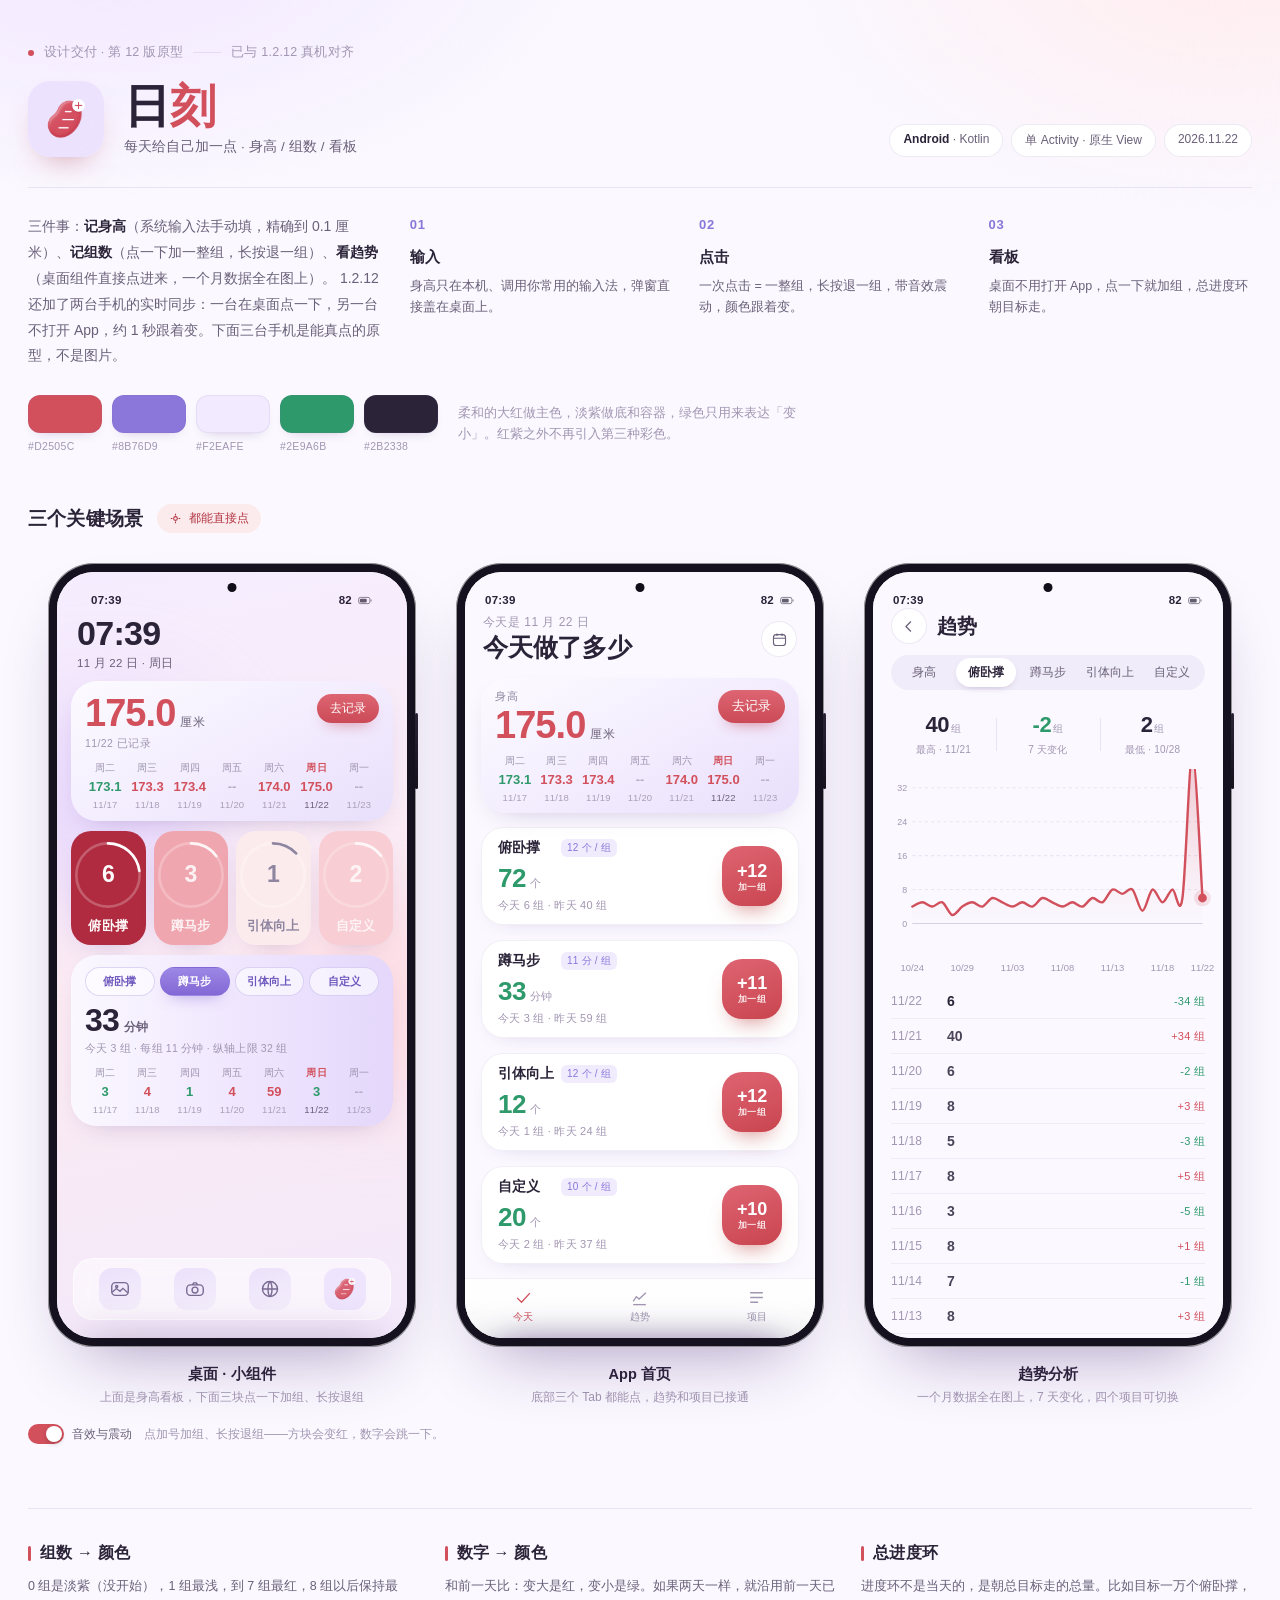
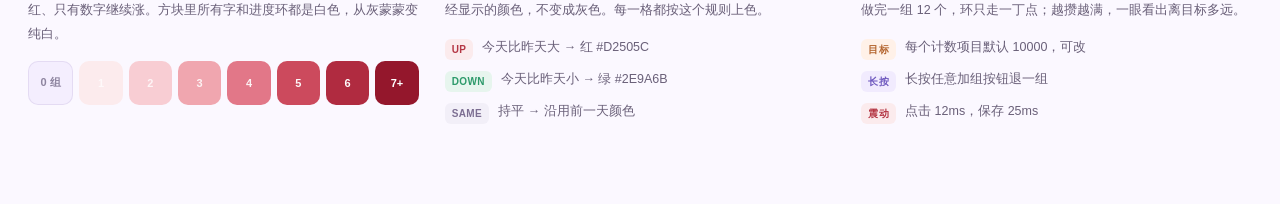
<file: 每日刻度APP原型版本1.html>
<!DOCTYPE html>
<html lang="zh-CN">
<head>
<meta charset="UTF-8">
<meta name="viewport" content="width=device-width, initial-scale=1">
<title>日刻 · App 交互原型</title>
<link rel="icon" href="data:image/svg+xml,%3Csvg xmlns='http://www.w3.org/2000/svg' viewBox='0 0 64 64'%3E%3Crect width='64' height='64' rx='16' fill='%23F2EAFE'/%3E%3Cpath d='M38 14c8 2 12 11 9 19-3 8-12 12-19 9-4-2-4-7-2-11 2-4 6-5 8-9 1-4 1-8 4-8z' fill='%23D2505C'/%3E%3C/svg%3E">
<link rel="stylesheet" href="https://miaoda.feishu.cn/fonts/css2?family=Nunito:wght@500;600;700;800&family=Noto+Sans+SC:wght@300;400;500;700&display=swap">
<style>
/* ============================================================
   每日复刻 · 设计交付稿 v12
   与日刻 1.2.12 真机对齐；外框是“展板”，里面三台手机是真正可点的 App 原型
   ============================================================ */
:root{
  --ink:#2B2338;
  --ink2:#6A6079;
  --ink3:#A296B2;
  --paper:#FBF8FF;
  --red:#D2505C;
  --red-dk:#B43644;
  --red-wash:#FBEBED;
  --purple:#8B76D9;
  --purple-deep:#6E58BE;
  --lilac-2:#F3ECFE;
  --lilac-3:#E9DFFB;
  --green:#2E9A6B;
  --green-wash:#E7F5EE;
  --flat:#8E85A0;
  --line:rgba(120,96,170,.13);
  --shadow-card:0 10px 28px -18px rgba(74,45,120,.42);
  --shadow-phone:0 34px 70px -34px rgba(58,28,104,.46), 0 0 0 1px rgba(255,255,255,.55) inset;
  --spring:cubic-bezier(.34,1.56,.64,1);
  --ease:cubic-bezier(.22,.61,.36,1);
  --cn:'Noto Sans SC','PingFang SC','Microsoft YaHei',sans-serif;
  --num:'Nunito','Noto Sans SC','PingFang SC',sans-serif;
}
*{box-sizing:border-box;margin:0;padding:0}
html{-webkit-text-size-adjust:100%}
body{
  background:#FBF8FF;color:var(--ink);font-family:var(--cn);
  -webkit-font-smoothing:antialiased;padding:0 28px 80px;
}
body::before{
  content:"";position:fixed;inset:0;z-index:-1;pointer-events:none;
  background:
    radial-gradient(760px 420px at 8% -8%, #F1E6FF 0%, rgba(241,230,255,0) 64%),
    radial-gradient(700px 400px at 96% -4%, #FFEDEF 0%, rgba(255,237,239,0) 62%);
}
.wrap{max-width:1244px;margin:0 auto}

/* ---------- 展板头部 ---------- */
.masthead{padding-top:44px}
.kicker{display:flex;align-items:center;gap:10px;font-size:12.5px;color:var(--ink3);letter-spacing:.02em}
.kicker .dot{width:6px;height:6px;border-radius:50%;background:var(--red);flex:none}
.kicker .sep{width:28px;height:1px;background:var(--line)}
.head-row{display:flex;align-items:flex-end;justify-content:space-between;gap:32px;margin-top:20px;flex-wrap:wrap}
.title-block{display:flex;align-items:center;gap:20px}
.appicon{width:76px;height:76px;border-radius:22px;overflow:hidden;flex:none;box-shadow:0 14px 30px -16px rgba(160,40,60,.5)}
.appicon img{width:100%;height:100%;display:block;object-fit:cover}
.title-block h1{font-family:var(--num);font-size:46px;font-weight:800;letter-spacing:-.01em;line-height:1.06}
.title-block h1 em{font-style:normal;color:var(--red)}
.subline{margin-top:8px;font-size:13.5px;color:var(--ink2);letter-spacing:.01em}
.head-meta{display:flex;gap:8px;flex-wrap:wrap;justify-content:flex-end}
.chip{font-size:12px;color:var(--ink2);background:#fff;border:1px solid var(--line);border-radius:999px;padding:7px 13px;white-space:nowrap}
.chip b{color:var(--ink);font-weight:600}
.lead{margin-top:30px;padding-top:26px;border-top:1px var(--line);display:grid;grid-template-columns:1.35fr 1fr 1fr 1fr;gap:26px;border-top-style:solid}
.lead-intro{font-size:14px;line-height:1.85;color:var(--ink2);max-width:34em}
.lead-intro strong{color:var(--ink);font-weight:600}
.lead-cell{font-size:12.5px;line-height:1.7;color:var(--ink2)}
.lead-cell .n{font-family:var(--num);font-size:13px;font-weight:800;color:var(--purple);letter-spacing:.06em;display:block;margin-bottom:8px}
.lead-cell h3{font-size:15px;font-weight:600;color:var(--ink);margin-bottom:6px;letter-spacing:.01em}

/* ---------- 色板 ---------- */
.palette{display:flex;align-items:center;gap:20px;margin-top:26px;flex-wrap:wrap}
.swatches{display:flex;gap:10px}
.sw{width:74px}
.sw i{display:block;height:38px;border-radius:12px;border:1px solid rgba(120,96,170,.1);box-shadow:0 6px 14px -10px rgba(60,30,100,.4)}
.sw span{display:block;font-size:10.5px;color:var(--ink3);margin-top:7px;letter-spacing:.03em;font-family:var(--num)}
.palette-note{font-size:12.5px;color:var(--ink3);line-height:1.7;max-width:30em}

/* ---------- 舞台 ---------- */
.stage-head{display:flex;align-items:center;gap:14px;margin-top:52px}
.stage-head h2{font-size:19px;font-weight:600;letter-spacing:.01em}
.hint{display:inline-flex;align-items:center;gap:7px;font-size:12px;color:var(--red-dk);background:var(--red-wash);border-radius:999px;padding:6px 12px}
.hint svg{width:13px;height:13px;flex:none}
.stage{display:grid;grid-template-columns:repeat(3,368px);gap:40px;justify-content:center;margin-top:30px}
.device-col{display:flex;flex-direction:column;align-items:center;gap:16px}
.device-label{text-align:center;margin-top:2px}
.device-label strong{display:block;font-size:14.5px;font-weight:600;letter-spacing:.01em}
.device-label span{display:block;font-size:12px;color:var(--ink3);margin-top:5px}
.device{width:368px;height:784px;border-radius:46px;background:#16111E;padding:9px;box-shadow:var(--shadow-phone);position:relative;flex:none}
.device::after{content:"";position:absolute;right:-2px;top:150px;width:3px;height:76px;border-radius:3px;background:linear-gradient(#2a2438,#16111E)}
.screen{width:100%;height:100%;border-radius:37px;overflow:hidden;position:relative;background:#FBF8FF;isolation:isolate}
.hole{position:absolute;left:50%;top:11px;width:9px;height:9px;border-radius:50%;background:#120E19;transform:translateX(-50%);z-index:60}

/* ---------- 状态栏 ---------- */
.statusbar{height:36px;display:flex;align-items:flex-end;justify-content:space-between;padding:0 20px 2px;font-size:11.5px;color:var(--ink);font-family:var(--num);font-weight:700;position:relative;z-index:50;letter-spacing:.02em}
.statusbar .right{display:flex;align-items:center;gap:6px}
.sbi{width:15px;height:11px;opacity:.72}

/* ---------- 桌面 ---------- */
.desk{position:absolute;inset:0;background:linear-gradient(168deg,#F5EDFF 0%,#FBEAF2 52%,#F3E9FB 100%)}
.desk .blob{position:absolute;border-radius:50%;filter:blur(46px);opacity:.7;pointer-events:none}
.desk .b1{width:220px;height:220px;background:#E3D2FF;left:-60px;top:120px}
.desk .b2{width:200px;height:200px;background:#FFD7DE;right:-70px;top:330px}
.desk-inner{position:relative;z-index:2;padding:0 14px}
.dock{position:absolute;left:16px;right:16px;bottom:18px;z-index:3;display:flex;justify-content:space-around;padding:9px 8px;background:rgba(255,255,255,.5);border:1px solid rgba(255,255,255,.72);border-radius:20px;backdrop-filter:blur(10px)}
.dock .di{width:42px;height:42px;border-radius:13px;display:grid;place-items:center;background:linear-gradient(160deg,#E9DFFB,#F2EDFB);opacity:.9}
.dock .di svg{width:22px;height:22px}
.clock{padding:8px 6px 10px}
.clock .t{font-family:var(--num);font-size:34px;font-weight:800;line-height:1;letter-spacing:-.02em}
.clock .d{font-size:11.5px;color:var(--ink2);margin-top:6px;letter-spacing:.02em}
.desk-grid{display:flex;flex-direction:column;gap:10px}
.mini-row{display:grid;grid-template-columns:repeat(4,1fr);gap:8px}
.span4{grid-column:span 4}

/* ---------- 通用大卡 ---------- */
.bigcard{border-radius:26px;padding:13px 14px 11px;background:linear-gradient(152deg,#FCFBFF 0%,#F2EBFE 58%,#E8DFFB 100%);box-shadow:var(--shadow-card);position:relative;overflow:hidden;cursor:pointer;transition:transform .18s var(--spring);display:flex;flex-direction:column}
.bigcard:active{transform:scale(.982)}
.bigcard .top{display:flex;align-items:flex-start;justify-content:space-between;gap:8px}
.bignum{display:flex;align-items:baseline;gap:5px;font-family:var(--num);line-height:1}
.bignum .v{font-size:38px;font-weight:800;letter-spacing:-.025em;transition:color .32s var(--ease),transform .3s var(--spring)}
.bignum .u{font-size:12px;color:var(--ink2);font-weight:500;letter-spacing:.04em}
.bignum .empty{font-size:26px;font-weight:700;color:var(--ink3)}
.tstamp{font-size:10.5px;color:var(--ink3);margin-top:5px;letter-spacing:.04em;font-family:var(--num)}
.pill-btn{border:0;border-radius:999px;padding:8px 14px;font-size:12.5px;font-family:var(--cn);font-weight:500;color:#fff;background:linear-gradient(180deg,#DE6572,#CB4A57);box-shadow:0 8px 16px -10px rgba(190,50,70,.8);cursor:pointer;white-space:nowrap;transition:transform .16s var(--spring),filter .2s}
.pill-btn:active{transform:scale(.94);filter:brightness(.94)}

/* 7 天条带（固定周二→周一周期） */
.strip{display:grid;grid-template-columns:repeat(7,1fr);gap:2px;margin-top:auto;padding-top:10px}
.strip .cell{text-align:center}
.strip .w{font-size:10px;color:#9C92AC;letter-spacing:.02em}
.strip .n{font-family:var(--num);font-size:13px;font-weight:700;margin-top:5px;line-height:1.1;transition:color .3s}
.strip .dd{font-size:9.5px;color:#A99FB8;margin-top:4px;font-family:var(--num);letter-spacing:.02em}
.strip .cell.today .w{color:var(--red);font-weight:600}
.strip .cell.today .dd{color:var(--ink2)}

/* ---------- 方块组件（1×1：对齐真实桌面组件，白字 + 总进度环） ---------- */
.tile{border-radius:20px;display:flex;flex-direction:column;align-items:center;cursor:pointer;position:relative;overflow:hidden;transition:background .34s var(--ease),transform .17s var(--spring),box-shadow .3s;box-shadow:var(--shadow-card);user-select:none;-webkit-tap-highlight-color:transparent;padding:0;aspect-ratio:223/343}
.tile:active{transform:scale(.93)}
.tile .ringwrap{position:relative;width:88.5%;aspect-ratio:1;margin-top:15%}
.tile .ringwrap svg{position:absolute;inset:0;width:100%;height:100%}
.tile .cnt{position:absolute;inset:0;display:grid;place-items:center;font-family:var(--num);font-size:23px;font-weight:800;line-height:1;transition:color .3s var(--ease);letter-spacing:-.02em}
.tile .lbl{font-size:13px;letter-spacing:.02em;transition:color .3s var(--ease);margin-top:auto;margin-bottom:14%;font-weight:600;white-space:nowrap}
.tile .pulse{position:absolute;left:50%;top:42%;width:56px;height:56px;margin:-28px 0 0 -28px;border-radius:50%;background:currentColor;opacity:0;pointer-events:none}

/* ---------- 桌面 7 天计数大卡（从右往左紫色渐变） ---------- */
.weekcard{background:linear-gradient(to left,#E4D7FB 0%,#EFE6FE 46%,#FBF8FF 100%);padding:12px 14px 11px;cursor:default}
.weekcard:active{transform:none}
.weektabs{display:flex;gap:5px;margin-bottom:8px}
.weektabs button{flex:1;border:1px solid rgba(139,118,217,.28);background:rgba(255,255,255,.6);border-radius:999px;padding:6px 0;font-size:11px;font-family:var(--cn);font-weight:600;color:var(--purple-deep);cursor:pointer;transition:background .2s,color .2s,box-shadow .2s,border-color .2s}
.weektabs button.on{background:linear-gradient(180deg,#9C87E5,#8368D5);color:#fff;border-color:transparent;box-shadow:0 8px 16px -10px rgba(110,80,200,.7)}
.weekcard .wk-big{display:flex;align-items:baseline;gap:5px;font-family:var(--num);line-height:1}
.weekcard .wk-big .v{font-size:32px;font-weight:800;letter-spacing:-.025em;color:var(--ink)}
.weekcard .wk-big .u{font-size:11.5px;color:var(--ink2);font-weight:600}
.weekcard .wk-sub{font-size:10.5px;color:var(--ink3);margin-top:6px;font-family:var(--num);letter-spacing:.02em}

/* ---------- App 内三视图 ---------- */
.app{position:absolute;inset:0;background:#FBF8FF;display:flex;flex-direction:column}
.view{flex:1;display:none;flex-direction:column;min-height:0}
.view.on{display:flex}
.app-head{padding:2px 18px 10px}
.app-head .d{font-size:12px;color:var(--ink3);letter-spacing:.04em}
.app-head .row{display:flex;align-items:center;justify-content:space-between;margin-top:4px}
.app-head h2{font-family:var(--num);font-size:25px;font-weight:800;letter-spacing:-.01em}
.icon-btn{width:36px;height:36px;border-radius:50%;border:1px solid var(--line);background:#fff;display:grid;place-items:center;cursor:pointer;color:var(--ink2);transition:transform .16s var(--spring),background .2s}
.icon-btn:active{transform:scale(.9);background:#F6F1FF}
/* 项目页标题区：整块是「长按 0.7 秒进设置」的命中区（真机上就是这个 LinearLayout），
   按住时后半句「长按项目进入设置」变红，看得见自己在长按 */
.app-head .head-hold{padding:2px 0;border-radius:10px;cursor:pointer;user-select:none;-webkit-tap-highlight-color:transparent}
.app-head .head-hold .hold-hint{color:var(--ink3);transition:color .18s var(--ease)}
.app-head .head-hold.holding .hold-hint{color:var(--red)}
#home-date.holding{color:var(--red);transition:color .18s var(--ease)}
.app-body{flex:1;padding:4px 16px 0;display:flex;flex-direction:column;justify-content:space-between;overflow:hidden;min-height:0;scrollbar-width:none}
/* 5 个间隙等距：身高卡之后 1 个 + 4 张计数卡的卡间 3 个 + 末卡与底栏之间 1 个，
   全部由 space-between 均分剩余空间（真机上就是这 5 个 weight 弹簧） */
.app-body::-webkit-scrollbar{display:none}

/* 首页计数卡 */
.counter{border-radius:22px;background:#fff;border:1px solid rgba(120,96,170,.1);padding:11px 16px;display:flex;align-items:center;gap:12px;box-shadow:0 8px 22px -18px rgba(74,45,120,.4)}
.counter .info{flex:1;min-width:0}
.counter .nm{display:flex;align-items:center;gap:7px;font-size:14px;font-weight:600}
.counter .nmtext{display:inline-block;min-width:4em;white-space:nowrap}   /* 项目名一律按 4 字宽占位，右侧 tag 起点对齐 */
.counter .tag{font-size:10px;color:var(--purple);background:#F1EBFE;border-radius:6px;padding:2px 6px;font-weight:500;letter-spacing:.02em}
.counter .val{display:flex;align-items:baseline;gap:4px;margin-top:6px;font-family:var(--num)}
.counter .val .v{font-size:26px;font-weight:800;letter-spacing:-.02em;transition:color .3s var(--ease),transform .3s var(--spring)}
.counter .val .u{font-size:11px;color:var(--ink3);font-weight:500}
.counter .g{font-size:11px;color:var(--ink3);margin-top:4px;font-family:var(--num);letter-spacing:.02em}
.addbtn{width:60px;height:60px;border-radius:20px;border:0;cursor:pointer;flex:none;background:linear-gradient(160deg,#DE6472,#C9454F);color:#fff;font-family:var(--num);font-weight:800;font-size:18px;letter-spacing:-.01em;display:flex;flex-direction:column;align-items:center;justify-content:center;line-height:1;box-shadow:0 12px 22px -12px rgba(190,70,70,.75);transition:transform .15s var(--spring),filter .2s,box-shadow .2s;-webkit-tap-highlight-color:transparent}
.addbtn small{font-size:8.5px;font-weight:600;opacity:.86;margin-top:3px;letter-spacing:.06em;font-family:var(--cn)}
.addbtn:active{transform:scale(.9);filter:brightness(.93);box-shadow:0 6px 12px -8px rgba(190,50,70,.6)}
.counter.gold{background:linear-gradient(150deg,#FFDE73 0%,#F7C325 52%,#E0A10C 100%);border-color:transparent;box-shadow:0 14px 28px -16px rgba(200,150,20,.75)}

/* 本周矩阵（替换原柱状图） */
.weekmatrix{border-radius:22px;background:#fff;border:1px solid rgba(120,96,170,.1);padding:13px 14px 12px;box-shadow:0 8px 22px -18px rgba(74,45,120,.4)}
.weekmatrix .hd{font-size:12.5px;font-weight:600;margin-bottom:9px}
.wm-grid{display:grid;grid-template-columns:48px repeat(7,1fr);gap:3px 2px}
.wm-grid .wh{font-size:10px;color:#9C92AC;text-align:center}
.wm-grid .rn{font-size:10.5px;color:var(--ink2);display:flex;align-items:center;font-weight:600;white-space:nowrap}
.wm-grid .wv{font-family:var(--num);font-size:12.5px;font-weight:800;text-align:center;line-height:1.4}
.wm-grid .wd{font-size:9px;color:#A99FB8;text-align:center;font-family:var(--num);margin-top:2px}
.wm-grid .corner{font-size:10px;color:var(--ink3)}

/* 项目页 */
.proj-list{flex:1;padding:6px 16px 12px;overflow:auto;display:flex;flex-direction:column;gap:12px}
/* 4 个卡间 + 末卡与底栏之间 1 个（由底部 padding 提供），合计 5 个间隙全部 12px */
.proj-card{border-radius:20px;background:#fff;border:1px solid rgba(120,96,170,.1);padding:14px 16px;display:flex;align-items:center;gap:12px;flex:1;min-height:0}
.proj-card .ic{width:42px;height:42px;border-radius:14px;display:grid;place-items:center;flex:none;background:var(--lilac-2);color:var(--purple-deep)}
.proj-card .ic svg{width:21px;height:21px}
.proj-card .t{flex:1;min-width:0}
.proj-card .t .nm{font-size:14px;font-weight:600}
.proj-card .t .meta{font-size:11px;color:var(--ink3);margin-top:4px;font-family:var(--num)}
.proj-card .t .meta b{color:var(--purple-deep);font-weight:700}
.proj-card.editable{cursor:pointer;transition:transform .16s var(--spring),box-shadow .2s}
.proj-card.editable:active{transform:scale(.975)}
.proj-card .chev{flex:none;color:#B3A7C8;display:grid;place-items:center}
.proj-card .chev svg{width:18px;height:18px}

/* 项目页达成金色卡片 */
.proj-card.gold{background:linear-gradient(150deg,#FFDE73 0%,#F7C325 52%,#E0A10C 100%);border-color:transparent;box-shadow:0 14px 28px -16px rgba(200,150,20,.75)}
.proj-card.gold .ic{background:rgba(255,255,255,.30);color:#937cdf}
.proj-card.gold .t .nm{color:#937cdf}
.proj-card.gold .t .meta{color:#937cdf}
.proj-card.gold .t .meta b{color:#937cdf}
.proj-card.gold .chev{color:#937cdf}

/* 清空重置确认弹窗（居中，单长条按钮，点外部取消） */
.confirm-mask{position:absolute;inset:0;background:rgba(38,20,62,.34);z-index:85;opacity:0;pointer-events:none;transition:opacity .3s;backdrop-filter:blur(2px)}
.confirm-mask.open{opacity:1;pointer-events:auto}
.confirm-box{position:absolute;left:26px;right:26px;top:50%;z-index:86;background:#fff;border-radius:24px;padding:20px 18px 18px;transform:translateY(-50%) scale(.92);opacity:0;pointer-events:none;transition:transform .3s var(--spring),opacity .25s;box-shadow:0 24px 50px -20px rgba(40,20,80,.5)}
.confirm-box.open{transform:translateY(-50%) scale(1);opacity:1;pointer-events:auto}
.confirm-box .ct{font-size:16px;font-weight:700;text-align:center}
.confirm-box .cs{font-size:12px;color:var(--ink3);text-align:center;margin-top:7px;line-height:1.7}
.confirm-box .long-btn{width:100%;border:0;border-radius:16px;padding:14px 0;margin-top:19px;background:linear-gradient(180deg,#DE6572,#C8414E);color:#fff;font-family:var(--cn);font-size:14.5px;font-weight:600;letter-spacing:.05em;cursor:pointer;box-shadow:0 12px 24px -14px rgba(190,50,70,.8);transition:transform .16s var(--spring)}
.confirm-box .long-btn:active{transform:scale(.97)}

/* 自定义项目编辑弹层 */
.custom-field{display:flex;flex-direction:column;gap:5px;margin-top:12px}
.custom-field label{font-size:11.5px;color:var(--ink2);font-weight:600}
.custom-field input{border:1px solid var(--line);border-radius:14px;padding:11px 14px;font-family:var(--num);font-size:16px;font-weight:700;outline:none;color:var(--ink);background:#FBF8FF;transition:border-color .2s}
.custom-field input:focus{border-color:var(--purple)}
.unit-switch{display:flex;gap:8px}
.unit-switch button{flex:1;border:1px solid var(--line);background:#fff;border-radius:12px;padding:10px 0;font-size:13px;font-weight:600;color:var(--ink2);cursor:pointer;transition:all .2s}
.unit-switch button.on{background:var(--purple);color:#fff;border-color:transparent}

/* 底部 tab */
.tabbar{height:60px;display:flex;align-items:center;justify-content:space-around;background:rgba(255,255,255,.86);backdrop-filter:blur(14px);border-top:1px solid rgba(120,96,170,.1);padding-bottom:5px;flex:none}
.tab{display:flex;flex-direction:column;align-items:center;gap:3px;font-size:10px;color:var(--ink3);cursor:pointer;width:64px}
.tab svg{width:19px;height:19px}
.tab.on{color:var(--red)}

/* ---------- 趋势页 ---------- */
.trend-head{padding:0 18px 8px}
.trend-head .row{display:flex;align-items:center;gap:10px}
.trend-head h2{font-family:var(--num);font-size:20px;font-weight:800;flex:1;letter-spacing:-.01em}
.seg{display:flex;gap:2px;background:#F1ECF9;border-radius:999px;padding:3px;margin-top:11px}
.seg button{flex:1;border:0;background:transparent;border-radius:999px;padding:7px 0;font-size:11.5px;color:var(--ink2);font-family:var(--cn);cursor:pointer;transition:background .2s,color .2s,box-shadow .2s}
.seg button.on{background:#fff;color:var(--ink);font-weight:600;box-shadow:0 3px 8px -5px rgba(60,30,100,.4)}
.trend-scroll{flex:1;overflow:auto;min-height:0;touch-action:pan-y;scrollbar-width:none}
.trend-scroll::-webkit-scrollbar{display:none}
.stats{display:grid;grid-template-columns:1fr 1fr 1fr;margin-top:14px;align-items:center}
.stats .s{text-align:center;position:relative}
.stats .s+.s::before{content:"";position:absolute;left:0;top:6px;bottom:6px;width:1px;background:var(--line)}
.stats .big{font-family:var(--num);font-size:22px;font-weight:800;letter-spacing:-.02em}
.stats .big small{font-size:10px;font-weight:500;color:var(--ink3);margin-left:2px;letter-spacing:.02em}
.stats .cap{font-size:10px;color:var(--ink3);margin-top:5px;letter-spacing:.02em}
.chart{margin:12px 8px 0}
.chart svg{width:100%;display:block}
.rows{margin-top:6px;padding:0 18px;display:flex;flex-direction:column;gap:0}
.rows .r{display:flex;align-items:center;gap:10px;padding:9px 0;border-bottom:1px solid rgba(120,96,170,.08);font-size:12px}
.rows .r .dt{color:var(--ink3);font-family:var(--num);width:46px;letter-spacing:.02em}
.rows .r .vv{font-family:var(--num);font-weight:700;font-size:14px;flex:1}
.rows .r .dl{font-family:var(--num);font-size:11px;letter-spacing:.02em}

/* ---------- 身高输入弹层（系统输入法） ---------- */
.sheet{position:absolute;left:10px;right:10px;bottom:12px;z-index:80;background:#fff;border-radius:26px;padding:14px 18px 16px;box-shadow:0 -18px 44px -20px rgba(50,20,90,.35);transform:translateY(112%);transition:transform .34s var(--ease)}
.sheet.open{transform:translateY(0)}
.scrim{position:absolute;inset:0;background:rgba(38,20,62,.34);z-index:70;opacity:0;pointer-events:none;transition:opacity .3s;backdrop-filter:blur(2px)}
.scrim.open{opacity:1;pointer-events:auto}
.sheet .grab{width:36px;height:4px;border-radius:3px;background:#E4DBF1;margin:0 auto 11px}
.sheet .st{font-size:15px;font-weight:600;text-align:center}
.sheet .sd{font-size:11.5px;color:var(--ink3);text-align:center;margin-top:4px}
.height-input{display:flex;align-items:center;justify-content:center;gap:6px;margin:14px 0 4px}
.height-input input{border:0;outline:none;width:150px;font-family:var(--num);font-size:40px;font-weight:800;letter-spacing:-.02em;text-align:center;color:var(--ink);background:transparent;caret-color:var(--red)}
.height-input .u{font-size:13px;color:var(--ink2);font-weight:600}
.sheet-foot{display:flex;align-items:center;gap:10px;margin-top:14px}
.save-btn{border:0;border-radius:16px;padding:13px 26px;background:linear-gradient(180deg,#DE6572,#C8414E);color:#fff;font-family:var(--cn);font-size:14px;font-weight:600;letter-spacing:.04em;cursor:pointer;box-shadow:0 14px 26px -14px rgba(190,50,70,.8);transition:transform .16s var(--spring)}
.save-btn:active{transform:scale(.96)}
.cancel-txt{border:0;background:transparent;font-size:13px;color:var(--ink3);cursor:pointer;font-family:var(--cn);padding:6px}

@keyframes pop{0%{transform:scale(1)}32%{transform:scale(1.15)}100%{transform:scale(1)}}
.pop{animation:pop .38s var(--spring)}

/* ---------- 说明区块 ---------- */
.notes{display:grid;grid-template-columns:repeat(3,1fr);gap:26px;margin-top:64px;padding-top:34px;border-top:1px solid var(--line)}
.note h3{font-size:16px;font-weight:600;letter-spacing:.01em;display:flex;align-items:center;gap:9px}
.note h3 .bar{width:3px;height:15px;border-radius:2px;background:var(--red)}
.note p{font-size:12.5px;line-height:1.9;color:var(--ink2);margin-top:11px}
.grad{display:flex;gap:6px;margin-top:14px}
.grad i{flex:1;height:44px;border-radius:10px;display:grid;place-items:center;font-family:var(--num);font-size:11px;font-weight:700;font-style:normal}
.grad i:first-child{border:1px solid var(--line)}
.rule-list{margin-top:14px;display:flex;flex-direction:column;gap:9px}
.rule{display:flex;align-items:flex-start;gap:9px;font-size:12.5px;line-height:1.7;color:var(--ink2)}
.rule .k{flex:none;font-family:var(--num);font-size:10px;font-weight:800;padding:2px 7px;border-radius:6px;margin-top:2px;letter-spacing:.04em}
.k.up{background:var(--red-wash);color:var(--red-dk)}
.k.dn{background:var(--green-wash);color:var(--green)}
.k.flat{background:#F2EFF8;color:#7C6E92}
.k.snd{background:#F1EBFE;color:var(--purple-deep)}
.k.mv{background:#FFF1E8;color:#B4652F}
.feedback-bar{display:flex;align-items:center;gap:12px;margin-top:18px;flex-wrap:wrap}
.switch{display:inline-flex;align-items:center;gap:8px;font-size:12px;color:var(--ink2);cursor:pointer;user-select:none}
.switch .track{width:36px;height:20px;border-radius:999px;background:#E4DCEF;position:relative;transition:background .25s}
.switch .track::after{content:"";position:absolute;left:2px;top:2px;width:16px;height:16px;border-radius:50%;background:#fff;box-shadow:0 2px 5px rgba(0,0,0,.18);transition:transform .25s var(--spring)}
.switch.on .track{background:var(--red)}
.switch.on .track::after{transform:translateX(16px)}

/* ---------- 隐藏设置页（长按项目标题区或底栏「项目」0.7 秒进入，不给底栏入口） ---------- */
.set-body{flex:1;padding:4px 16px 0;display:flex;flex-direction:column;gap:10px;min-height:0}
.set-row{border-radius:18px;padding:13px 14px;display:flex;align-items:center;gap:12px;background:linear-gradient(152deg,#FCFBFF,#F2EBFE 58%,#E8DFFB);box-shadow:var(--shadow-card);cursor:pointer;transition:transform .16s var(--spring)}
.set-row:active{transform:scale(.985)}
.set-row .set-ic{width:38px;height:38px;border-radius:12px;display:grid;place-items:center;flex:none;background:rgba(139,118,217,.16);color:var(--purple-deep)}
.set-row .set-t{flex:1;min-width:0}
.set-row .set-nm{font-size:14px;font-weight:600;display:flex;align-items:center;gap:7px}
.set-row .set-ds{font-size:11px;color:var(--ink3);margin-top:3px;line-height:1.45}
.set-row .set-chev{font-size:22px;line-height:1;color:#B3A7C8;flex:none}
.sync-badge{font-size:10px;font-weight:600;padding:3px 7px;border-radius:999px;letter-spacing:.02em}
.sync-badge.ok{color:#2E9A6B;background:rgba(46,154,107,.11);border:1px solid rgba(46,154,107,.18)}
.sync-badge.off{color:var(--ink3);background:rgba(120,96,170,.08);border:1px solid rgba(120,96,170,.12)}
.set-ver{margin-top:auto;padding:18px 0 20px;text-align:center;font-size:11px;color:var(--ink3);letter-spacing:.04em}

/* 同步服务弹层（1.2.12 真机同款字段：IP / 端口 / 访问令牌） */
.sync-form{display:flex;flex-direction:column;margin-top:2px}
.sync-form .custom-field{margin-top:10px}
.sync-form .custom-field input{font-size:14px;padding:10px 12px}
.sync-save{width:100%;border:0;border-radius:16px;padding:13px 0;margin-top:14px;background:linear-gradient(180deg,#DE6572,#C8414E);color:#fff;font-family:var(--cn);font-size:14px;font-weight:600;letter-spacing:.04em;cursor:pointer;box-shadow:0 12px 24px -14px rgba(190,50,70,.8);transition:transform .16s var(--spring)}
.sync-save:active{transform:scale(.97)}

@media (max-width:1200px){
  .stage{grid-template-columns:repeat(2,368px);gap:34px}
  .lead{grid-template-columns:1fr 1fr}
  .notes{grid-template-columns:1fr 1fr}
}
@media (max-width:820px){
  body{padding:0 16px 60px}
  .stage{grid-template-columns:368px;gap:30px}
  .lead,.notes{grid-template-columns:1fr}
  .title-block h1{font-size:36px}
  .appicon{width:62px;height:62px;border-radius:18px}
}
@media (prefers-reduced-motion:reduce){
  *{animation-duration:.001ms !important;transition-duration:.001ms !important}
}
</style>
</head>
<body>
<div class="wrap">

  <!-- ===== 展板头部 ===== -->
  <header class="masthead">
    <div class="kicker"><span class="dot"></span>设计交付 · 第 12 版原型<span class="sep"></span>已与 1.2.12 真机对齐</div>
    <div class="head-row">
      <div class="title-block">
        <div class="appicon"><img src="assets/icon-a.png" alt="日刻图标"></div>
        <div>
          <h1>日<em>刻</em></h1>
          <div class="subline">每天给自己加一点 · 身高 / 组数 / 看板</div>
        </div>
      </div>
      <div class="head-meta">
        <span class="chip"><b>Android</b> · Kotlin</span>
        <span class="chip">单 Activity · 原生 View</span>
        <span class="chip" id="ver-chip">2026.11.18</span>
      </div>
    </div>

    <div class="lead">
      <div class="lead-intro">
        三件事：<strong>记身高</strong>（系统输入法手动填，精确到 0.1 厘米）、<strong>记组数</strong>（点一下加一整组，长按退一组）、<strong>看趋势</strong>（桌面组件直接点进来，一个月数据全在图上）。
        1.2.12 还加了两台手机的实时同步：一台在桌面点一下，另一台不打开 App，约 1 秒跟着变。下面三台手机是能真点的原型，不是图片。
      </div>
      <div class="lead-cell">
        <span class="n">01</span>
        <h3>输入</h3>
        身高只在本机、调用你常用的输入法，弹窗直接盖在桌面上。
      </div>
      <div class="lead-cell">
        <span class="n">02</span>
        <h3>点击</h3>
        一次点击 = 一整组，长按退一组，带音效震动，颜色跟着变。
      </div>
      <div class="lead-cell">
        <span class="n">03</span>
        <h3>看板</h3>
        桌面不用打开 App，点一下就加组，总进度环朝目标走。
      </div>
    </div>

    <div class="palette">
      <div class="swatches">
        <div class="sw"><i style="background:#D2505C"></i><span>#D2505C</span></div>
        <div class="sw"><i style="background:#8B76D9"></i><span>#8B76D9</span></div>
        <div class="sw"><i style="background:#F2EAFE"></i><span>#F2EAFE</span></div>
        <div class="sw"><i style="background:#2E9A6B"></i><span>#2E9A6B</span></div>
        <div class="sw"><i style="background:#2B2338"></i><span>#2B2338</span></div>
      </div>
      <div class="palette-note">柔和的大红做主色，淡紫做底和容器，绿色只用来表达「变小」。红紫之外不再引入第三种彩色。</div>
    </div>
  </header>

  <!-- ===== 三台手机 ===== -->
  <div class="stage-head">
    <h2>三个关键场景</h2>
    <span class="hint">
      <svg viewBox="0 0 24 24" fill="none" stroke="currentColor" stroke-width="2"><circle cx="12" cy="12" r="3.4"/><path d="M12 3.2v3.2M12 17.6v3.2M3.2 12h3.2M17.6 12h3.2"/></svg>
      都能直接点
    </span>
  </div>

  <div class="stage">

    <!-- 手机 1：桌面 -->
    <div class="device-col">
      <div class="device">
        <div class="screen">
          <div class="hole"></div>
          <div class="desk">
            <div class="blob b1"></div>
            <div class="blob b2"></div>
            <div class="desk-inner">
              <div class="statusbar"><span>07:39</span><span class="right"><span>82</span><svg class="sbi" viewBox="0 0 24 16" fill="none" stroke="#2B2338" stroke-width="1.2"><rect x="1" y="3" width="18" height="10" rx="3"/><rect x="3" y="5" width="11" height="6" rx="1.6" fill="#2B2338" stroke="none"/><path d="M21 6.5v3"/></svg></span></div>
              <div class="clock">
                <div class="t" id="clock-t">07:39</div>
                <div class="d" id="clock-d"></div>
              </div>
              <div class="desk-grid" data-region="desk"></div>
            </div>
            <div class="dock">
              <div class="di"><svg viewBox="0 0 24 24" fill="none" stroke="#6B5A85" stroke-width="1.5"><rect x="3" y="5" width="18" height="14" rx="4"/><path d="M3.5 15.5l4.5-4 4 3 3.2-3.2 5.3 4.7"/><circle cx="8.4" cy="9.4" r="1.2"/></svg></div>
              <div class="di"><svg viewBox="0 0 24 24" fill="none" stroke="#6B5A85" stroke-width="1.5"><rect x="3" y="7.5" width="18" height="11.5" rx="4"/><circle cx="12" cy="13.2" r="3.2"/><path d="M9.2 7.5l1.4-2.2h2.8L14.8 7.5"/></svg></div>
              <div class="di"><svg viewBox="0 0 24 24" fill="none" stroke="#6B5A85" stroke-width="1.5"><circle cx="12" cy="12" r="8.2"/><path d="M3.8 12h16.4M12 3.8c2.9 3 2.9 13.4 0 16.4M12 3.8c-2.9 3-2.9 13.4 0 16.4"/></svg></div>
              <div class="di" style="background:#fff;padding:0;overflow:hidden">
                <img src="assets/icon-a.png" alt="" style="width:100%;height:100%;object-fit:cover;display:block">
              </div>
            </div>

            <!-- 桌面身高输入弹层 -->
            <div class="scrim" data-act="close-sheet"></div>
            <div class="sheet" data-sheet>
              <div class="grab"></div>
              <div class="st">今天的身高</div>
              <div class="sd">填到小数点后一位，输完自动保存，比如 173.4</div>
              <div class="height-input">
                <input type="text" inputmode="decimal" data-height-input aria-label="身高输入" placeholder="--.-">
                <span class="u">厘米</span>
              </div>
            </div>
          </div>
        </div>
      </div>
      <div class="device-label">
        <strong>桌面 · 小组件</strong>
        <span>上面是身高看板，下面三块点一下加组、长按退组</span>
      </div>
    </div>

    <!-- 手机 2：App（三视图） -->
    <div class="device-col">
      <div class="device">
        <div class="screen">
          <div class="hole"></div>
          <div class="app">
            <div class="statusbar"><span>07:39</span><span class="right"><span>82</span><svg class="sbi" viewBox="0 0 24 16" fill="none" stroke="#2B2338" stroke-width="1.2"><rect x="1" y="3" width="18" height="10" rx="3"/><rect x="3" y="5" width="11" height="6" rx="1.6" fill="#2B2338" stroke="none"/><path d="M21 6.5v3"/></svg></span></div>

            <!-- 视图：今天 -->
            <div class="view on" id="view-home">
              <div class="app-head">
                <div class="row">
                  <div>
                    <div class="d" id="home-date"></div>
                    <h2>今天做了多少</h2>
                  </div>
                  <button class="icon-btn" data-act="go-projects" aria-label="项目">
                    <svg viewBox="0 0 24 24" width="17" height="17" fill="none" stroke="currentColor" stroke-width="1.6"><rect x="3.5" y="5.2" width="17" height="15.3" rx="4"/><path d="M3.5 10.2h17M8.4 3.4v3.6M15.6 3.4v3.6"/></svg>
                  </button>
                </div>
              </div>
              <div class="app-body" data-region="home"></div>
            </div>

            <!-- 视图：趋势 -->
            <div class="view" id="view-trend">
              <div class="trend-head">
                <div class="row">
                  <button class="icon-btn" data-act="go-home" aria-label="返回">
                    <svg viewBox="0 0 24 24" width="17" height="17" fill="none" stroke="currentColor" stroke-width="1.8"><path d="M14 5 7 12l7 7"/></svg>
                  </button>
                  <h2>趋势</h2>
                  <span style="width:36px"></span>
                </div>
                <div class="seg" data-seg>
                  <button data-act="seg" data-i="0">身高</button>
                  <button class="on" data-act="seg" data-i="1">俯卧撑</button>
                  <button data-act="seg" data-i="2">蹲马步</button>
                  <button data-act="seg" data-i="3">引体向上</button>
                  <button data-act="seg" data-i="4">自定义</button>
                </div>
              </div>
              <div class="trend-scroll" data-region="trend"></div>
            </div>

            <!-- 视图：项目 -->
            <div class="view" id="view-projects">
              <div class="app-head">
                <div class="row">
                  <div class="head-hold" data-hold-settings>
                    <div class="d">所有日刻项目 · <span class="hold-hint">长按项目进入设置</span></div>
                    <h2>项目</h2>
                  </div>
                  <button class="icon-btn" data-act="go-home" aria-label="返回">
                    <svg viewBox="0 0 24 24" width="17" height="17" fill="none" stroke="currentColor" stroke-width="1.8"><path d="M14 5 7 12l7 7"/></svg>
                  </button>
                </div>
              </div>
              <div class="proj-list" data-region="projects"></div>
            </div>

            <!-- 视图：设置（长按标题区或底栏「项目」0.7 秒进入，平时隐藏） -->
            <div class="view" id="view-settings">
              <div class="app-head">
                <div class="row">
                  <div>
                    <div class="d">日刻 · 桌面与模块</div>
                    <h2>设置</h2>
                  </div>
                  <button class="icon-btn" data-act="go-projects" aria-label="返回">
                    <svg viewBox="0 0 24 24" width="17" height="17" fill="none" stroke="currentColor" stroke-width="1.8"><path d="M14 5 7 12l7 7"/></svg>
                  </button>
                </div>
              </div>
              <div class="set-body">
                <div class="set-row" data-act="toggle-hook">
                  <div class="set-ic">
                    <svg viewBox="0 0 24 24" width="19" height="19" fill="none" stroke="currentColor" stroke-width="1.6"><rect x="4" y="3.6" width="16" height="16.8" rx="4.5"/><path d="M8.4 9.2h7.2M8.4 13.6h4.6"/></svg>
                  </div>
                  <div class="set-t">
                    <div class="set-nm">桌面长按接管 <span class="sync-badge ok">已接上</span></div>
                    <div class="set-ds">关掉后桌面方块恢复原生长按，可拖动、可移除</div>
                  </div>
                  <div class="switch on" id="sw-hook"><span class="track"></span></div>
                </div>
                <!-- 1.2.12 新增：同步服务卡（真机已连接状态） -->
                <div class="set-row" data-act="open-sync">
                  <div class="set-ic">
                    <svg viewBox="0 0 24 24" width="19" height="19" fill="none" stroke="currentColor" stroke-width="1.6"><path d="M20 11a8 8 0 0 0-14.3-4.8M4 13a8 8 0 0 0 14.3 4.8"/><path d="M6 3v3.2h3.2M18 21v-3.2h-3.2"/></svg>
                  </div>
                  <div class="set-t">
                    <div class="set-nm">同步服务 <span class="sync-badge ok" data-sync-status>已连接</span></div>
                    <div class="set-ds" data-sync-sub>192.168.1.50:8787 · 点一下修改</div>
                  </div>
                  <div class="set-chev">›</div>
                </div>
                <div class="set-ver">日刻 v1.2.12 · 预览版</div>
              </div>
            </div>

            <div class="tabbar">
              <div class="tab on" data-act="go-home">
                <svg viewBox="0 0 24 24" fill="none" stroke="currentColor" stroke-width="1.7"><path d="M4 12.5 9.5 18 20 6.5"/></svg>
                今天
              </div>
              <div class="tab" data-act="go-trend">
                <svg viewBox="0 0 24 24" fill="none" stroke="currentColor" stroke-width="1.7"><path d="M4 17l4-6 3.5 3L20 6"/><path d="M4 21h16"/></svg>
                趋势
              </div>
              <div class="tab" data-act="go-projects">
                <svg viewBox="0 0 24 24" fill="none" stroke="currentColor" stroke-width="1.7"><path d="M4 6h16M4 12h16M4 18h10"/></svg>
                项目
              </div>
            </div>

            <!-- App 身高输入弹层 -->
            <div class="scrim" data-act="close-sheet"></div>
            <div class="sheet" data-sheet>
              <div class="grab"></div>
              <div class="st">今天的身高</div>
              <div class="sd">填到小数点后一位，输完自动保存，比如 173.4</div>
              <div class="height-input">
                <input type="text" inputmode="decimal" data-height-input aria-label="身高输入" placeholder="--.-">
                <span class="u">厘米</span>
              </div>
            </div>

            <!-- App 最大组数设置弹层 -->
            <div class="scrim" data-act="close-max"></div>
            <div class="sheet" data-max-sheet>
              <div class="grab"></div>
              <div class="st">趋势纵轴上限</div>
              <div class="sd">填这个项目一天最多做多少组，趋势图纵轴最高就到这个数</div>
              <div class="height-input">
                <input type="text" inputmode="numeric" data-max-input aria-label="最大组数" placeholder="32">
                <span class="u">组</span>
              </div>
            </div>

            <!-- 长按项目卡片：清空重置确认弹窗（点外部取消） -->
            <div class="confirm-mask" data-act="cancel-confirm"></div>
            <div class="confirm-box" data-confirm-box>
              <div class="ct" data-confirm-title>清空重置</div>
              <div class="cs" data-confirm-sub>这个项目的全部组数会清零，累计和进度环归零，确定要清空吗？</div>
              <button class="long-btn" data-act="do-reset">清空重置</button>
            </div>

            <!-- 双击项目卡片：通用编辑（项目名 / 每组数值 / 单位） -->
            <div class="scrim" data-act="close-edit"></div>
            <div class="sheet" data-edit-sheet>
              <div class="grab"></div>
              <div class="st" data-edit-title>编辑项目</div>
              <div class="sd">改名字、每组是多少，以及按个还是按分钟算</div>
              <div class="custom-field">
                <label>项目名称</label>
                <input type="text" data-edit-name maxlength="4" placeholder="项目名（最多 4 字）">
              </div>
              <div class="custom-field">
                <label>每组数值</label>
                <input type="text" inputmode="numeric" data-edit-per placeholder="10">
              </div>
              <div class="custom-field">
                <label>单位</label>
                <div class="unit-switch">
                  <button type="button" data-unit="个" data-act="unit-个">个</button>
                  <button type="button" data-unit="招" data-act="unit-招">招</button>
                  <button type="button" data-unit="分钟" data-act="unit-分钟">分钟</button>
                </div>
              </div>
            </div>

            <!-- 1.2.12 同步服务弹层（IP / 端口 / 访问令牌，保存后显示已连接） -->
            <div class="scrim" data-act="close-sync" data-sync-scrim></div>
            <div class="sheet" data-sync-sheet>
              <div class="grab"></div>
              <div class="st">同步服务</div>
              <div class="sd">两台手机填同一个局域网地址和 Token；不填也能用，数据只留本机</div>
              <div class="sync-form">
                <div class="custom-field">
                  <label>IP / 主机</label>
                  <input type="text" data-sync-host value="192.168.1.50" placeholder="192.168.1.50">
                </div>
                <div class="custom-field">
                  <label>端口</label>
                  <input type="text" inputmode="numeric" data-sync-port value="8787" placeholder="8787">
                </div>
                <div class="custom-field">
                  <label>访问令牌</label>
                  <input type="password" data-sync-token value="daytally-demo-token" placeholder="32 位 Token">
                </div>
                <button type="button" class="sync-save" data-act="save-sync">保存并连接</button>
              </div>
            </div>
          </div>
        </div>
      </div>
      <div class="device-label">
        <strong>App 首页</strong>
        <span>底部三个 Tab 都能点，趋势和项目已接通</span>
      </div>
    </div>

    <!-- 手机 3：趋势 -->
    <div class="device-col">
      <div class="device">
        <div class="screen">
          <div class="hole"></div>
          <div class="app">
            <div class="statusbar"><span>07:39</span><span class="right"><span>82</span><svg class="sbi" viewBox="0 0 24 16" fill="none" stroke="#2B2338" stroke-width="1.2"><rect x="1" y="3" width="18" height="10" rx="3"/><rect x="3" y="5" width="11" height="6" rx="1.6" fill="#2B2338" stroke="none"/><path d="M21 6.5v3"/></svg></span></div>
            <div class="trend-head">
              <div class="row">
                <button class="icon-btn" data-act="go-home" aria-label="返回">
                  <svg viewBox="0 0 24 24" width="17" height="17" fill="none" stroke="currentColor" stroke-width="1.8"><path d="M14 5 7 12l7 7"/></svg>
                </button>
                <h2>趋势</h2>
                <span style="width:36px"></span>
              </div>
              <div class="seg" data-seg>
                <button data-act="seg" data-i="0">身高</button>
                <button class="on" data-act="seg" data-i="1">俯卧撑</button>
                <button data-act="seg" data-i="2">蹲马步</button>
                <button data-act="seg" data-i="3">引体向上</button>
                <button data-act="seg" data-i="4">自定义</button>
              </div>
            </div>
            <div class="trend-scroll" data-region="trend-standalone"></div>
          </div>
        </div>
      </div>
      <div class="device-label">
        <strong>趋势分析</strong>
        <span>一个月数据全在图上，7 天变化，四个项目可切换</span>
      </div>
    </div>

  </div>

  <!-- ===== 说明 ===== -->
  <div class="feedback-bar">
    <div class="switch on" id="sw-sfx" data-act="toggle-sfx"><span class="track"></span>音效与震动</div>
    <span style="font-size:12px;color:#A296B2">点加号加组、长按退组——方块会变红，数字会跳一下。</span>
  </div>

  <section class="notes">
    <div class="note">
      <h3><span class="bar"></span>组数 → 颜色</h3>
      <p>0 组是淡紫（没开始），1 组最浅，到 7 组最红，8 组以后保持最红、只有数字继续涨。方块里所有字和进度环都是白色，从灰蒙蒙变纯白。</p>
      <div class="grad" id="grad"></div>
    </div>
    <div class="note">
      <h3><span class="bar"></span>数字 → 颜色</h3>
      <p>和前一天比：变大是红，变小是绿。如果两天一样，就沿用前一天已经显示的颜色，不变成灰色。每一格都按这个规则上色。</p>
      <div class="rule-list">
        <div class="rule"><span class="k up">UP</span>今天比昨天大 → 红 #D2505C</div>
        <div class="rule"><span class="k dn">DOWN</span>今天比昨天小 → 绿 #2E9A6B</div>
        <div class="rule"><span class="k flat">SAME</span>持平 → 沿用前一天颜色</div>
      </div>
    </div>
    <div class="note">
      <h3><span class="bar"></span>总进度环</h3>
      <p>进度环不是当天的，是朝总目标走的总量。比如目标一万个俯卧撑，做完一组 12 个，环只走一丁点；越攒越满，一眼看出离目标多远。</p>
      <div class="rule-list">
        <div class="rule"><span class="k mv">目标</span>每个计数项目默认 10000，可改</div>
        <div class="rule"><span class="k snd">长按</span>长按任意加组按钮退一组</div>
        <div class="rule"><span class="k up">震动</span>点击 12ms，保存 25ms</div>
      </div>
    </div>
  </section>
</div>

<script>
/* ============================================================
   状态与数据（一个月演示数据，确定性生成，每次打开一致）
   ============================================================ */
function mulberry32(a){return function(){a|=0;a=a+0x6D2B79F5|0;let t=Math.imul(a^a>>>15,1|a);t=t+Math.imul(t^t>>>7,61|t)^t;return((t^t>>>14)>>>0)/4294967296;};}
const rnd = mulberry32(20261116);
function ri(a,b){return Math.floor(rnd()*(b-a+1))+a;}

const N = 30;
/* 固定到 2026-11-22，和 1.2.12 真机截图同一天；条带周期永远周二→周一 */
const baseNow = new Date(2026, 10, 22);
const dateObjs = [];
for(let i = N - 1; i >= 0; i--){ const d = new Date(baseNow); d.setDate(d.getDate() - i); dateObjs.push(d); }
const pad2 = x => String(x).padStart(2, '0');
const days = dateObjs.map(d => pad2(d.getMonth() + 1) + '/' + pad2(d.getDate()));
const WK = ['周日','周一','周二','周三','周四','周五','周六'];
const weeks = dateObjs.map(d => WK[d.getDay()]);
const LAST = N - 1;

/* 计数数据（组数）：最后 8 天与 1.2.12 真机一致，30 天总和与项目页累计一致 */
const pushData = [
  4,5,4,5,2,4,5,4,6,5,4,5,4,6,5,4,5,4,6,5,8,7,
  8,3,8,5,8,6,40,6
];
const horseData = [
  2,3,2,3,2,2,3,2,2,3,2,2,3,2,2,3,2,2,3,2,2,1,
  6,5,3,4,1,4,59,3
];
const pullupData = [
  3,3,4,2,3,4,2,3,3,4,2,3,3,4,2,3,3,4,2,3,3,3,
  4,3,2,3,4,2,24,1
];
const customData = [
  4,5,3,4,2,5,3,4,3,5,4,3,2,5,3,4,3,5,2,4,4,3,
  5,4,4,5,3,6,37,2
];
/* 身高：带连续性的一位小数；11/20 空档，今天 175.0 */
const heightData = [
  172.2,172.4,172.3,172.6,172.5,172.8,172.7,172.9,172.8,173.0,
  172.9,173.2,173.1,173.3,173.2,173.4,173.1,173.0,172.9,173.2,
  173.4,173.2,173.1,173.1,173.1,173.3,173.4,null,174.0,175.0
];

const S = {
  sfx: true, view: 'home', seg: 1, deskWeek: 'horse', flash: null, editingMax: null, confirmReset: null, customOpen: false,
  days, weeks,
  order: ['height','push','horse','pullup','custom'],
  m: {
    height:{ key:'height', name:'身高',     unit:'厘米', dec:1, per:0,  goal:0,     maxGroups:0, data:heightData, recordedDays:31 },
    push:  { key:'push',   name:'俯卧撑',   unit:'个',   dec:0, per:12, goal:10000, maxGroups:32, data:pushData },
    horse: { key:'horse',  name:'蹲马步',   unit:'分钟', dec:0, per:11, goal:10000, maxGroups:32, data:horseData },
    pullup:{ key:'pullup', name:'引体向上', unit:'个',   dec:0, per:12, goal:10000, maxGroups:32, data:pullupData },
    custom:{ key:'custom', name:'自定义',   unit:'个',   dec:0, per:10, goal:10000, maxGroups:32, data:customData }
  }
};

const INK_UP = '#D2505C', INK_DN = '#2E9A6B', INK_NONE = '#A99FB8';
const BG_STEPS = ['#F4EEFE','#FCEBED','#F8CDD3','#F0A6AF','#E27788','#CC4A5D','#B02B40','#94172C'];
/* 方块前景：0 档灰紫，1~7 档从半透明白变纯白 */
const FG_WHITE = ['#8E85A0','rgba(255,255,255,.70)','rgba(255,255,255,.78)','rgba(255,255,255,.85)',
                  'rgba(255,255,255,.90)','rgba(255,255,255,.95)','rgba(255,255,255,.98)','#FFFFFF'];
/* 目标达成金黄（亮黄金，带高光/深金做金属渐变），达成后组件/卡片统一金色、白字 */
const GOLD = '#F7C325', GOLD_DEEP = '#E0A10C', GOLD_HI = '#FFDE73';
/* 金色金属渐变：横向（大卡，右深左浅，对齐紫卡方向）、斜向（方块/项目卡） */
const GOLD_GRAD_H = `linear-gradient(to left,${GOLD_DEEP} 0%,${GOLD} 55%,${GOLD_HI} 100%)`;
const GOLD_GRAD_V = `linear-gradient(150deg,${GOLD_HI} 0%,${GOLD} 52%,${GOLD_DEEP} 100%)`;

/* 判断计数项目是否已达成目标（累计 ≥ 目标） */
function isDone(m){ return m.per && cumTotal(m) >= m.goal; }

function valOf(m, i){
  const g = m.data[i];
  if(g === null || g === undefined) return null;
  return m.per ? g * m.per : g;
}
function fmt(v, dec){ return Number(v).toFixed(dec); }
/* 千分位：固定用逗号，不依赖系统 locale（部分环境会输出成 10.000） */
function nf(n){ return String(Math.round(n)).replace(/\B(?=(\d{3})+(?!\d))/g, ','); }
function prevIndex(m, i){
  for(let k = i - 1; k >= 0; k--){ if(valOf(m, k) !== null) return k; }
  return -1;
}
/* 历史累计总数（用于总进度环） */
function cumTotal(m){
  let s = 0;
  for(let i = 0; i < N; i++){ const v = valOf(m, i); if(v !== null) s += v; }
  return s;
}

/* ============================================================
   颜色规则：涨红跌绿，持平沿用前一天颜色（递归继承）
   ============================================================ */
function seriesColors(m){
  const cs = [];
  for(let i = 0; i < N; i++){
    const v = valOf(m, i);
    if(v === null){ cs[i] = ''; continue; }
    const pi = prevIndex(m, i);
    if(pi < 0){ cs[i] = INK_NONE; continue; }
    const pv = valOf(m, pi);
    if(v > pv + 1e-9) cs[i] = INK_UP;
    else if(v < pv - 1e-9) cs[i] = INK_DN;
    else cs[i] = cs[pi] || INK_NONE;   // 持平：继承前一个点的颜色
  }
  return cs;
}

/* ---------- 固定 7 天周期条带（周二 → 周一，不随今天滑动） ---------- */
/* 距"本周二"几天：周二=0，周三=1 …… 周日=5，周一=6 */
function periodOffset(){
  const dow = baseNow.getDay();                 // 0=周日,1=周一,2=周二 … 6=周六
  return (dow >= 2) ? (dow - 2) : (dow + 5);
}
/* 条带第 k 位（0..6）：对应日期与数据索引，今天之后一律空白 */
function stripSlot(k){
  const off = periodOffset();
  const i = LAST + (k - off);
  const d = new Date(baseNow); d.setDate(d.getDate() + (k - off));
  return { i, d, future: i > LAST, past: i < 0 };
}
function stripHTML(m, cs){
  let out = '<div class="strip">';
  for(let k = 0; k < 7; k++){
    const { i, d, future, past } = stripSlot(k);
    const isToday = i === LAST;
    const wk = WK[(k + 2) % 7];                 // k=0 周二 … k=6 周一
    const dd = pad2(d.getMonth() + 1) + '/' + pad2(d.getDate());
    let body;
    if(future || past || valOf(m, i) === null){
      body = '<div class="n" style="color:#B7AEC6">--</div>';
    } else {
      const v = valOf(m, i);
      const txt = m.per ? fmt(v, 0) : fmt(v, m.dec);
      body = `<div class="n" style="color:${cs[i]}">${txt}</div>`;
    }
    out += `<div class="cell${isToday ? ' today' : ''}">
      <div class="w">${wk}</div>${body}
      <div class="dd">${dd}</div>
    </div>`;
  }
  return out + '</div>';
}

/* ---------- 方块总进度环（总量/目标，不是当天） ---------- */
function ringSVG(m, fg){
  const cum = cumTotal(m);
  const p = Math.max(0, Math.min(cum / m.goal, 1));
  const R = 48, C = 2 * Math.PI * R;
  const track = 'rgba(255,255,255,.24)';
  return `<svg viewBox="0 0 100 100" aria-hidden="true">
    <circle cx="50" cy="50" r="${R}" fill="none" stroke="${track}" stroke-width="4"/>
    <circle cx="50" cy="50" r="${R}" fill="none" stroke="${fg}" stroke-width="4"
      stroke-linecap="round" stroke-dasharray="${C.toFixed(2)}"
      stroke-dashoffset="${(C * (1 - p)).toFixed(2)}" transform="rotate(-90 50 50)"/>
  </svg>`;
}

/* ---------- 方块组件（精简：只显示组数数字 + 项目名） ---------- */
function tileHTML(m){
  const groups = m.data[LAST] || 0;
  const done = isDone(m);
  const idx = Math.min(groups, 7);
  const bg = done ? GOLD_GRAD_V : BG_STEPS[idx];
  const fgIdx = groups === 1 ? 0 : idx;   // 数字 1 跟 0 同色（灰紫），浅粉背景上看得清
  const fg = done ? '#FFFFFF' : FG_WHITE[fgIdx];
  return `<div class="tile" data-act="add-${m.key}" style="background:${bg};color:${fg}">
    <div class="ringwrap">
      ${ringSVG(m, fg)}
      <div class="cnt${S.flash === m.key ? ' pop' : ''}">${groups}</div>
    </div>
    <div class="lbl">${m.name}</div>
  </div>`;
}

/* ---------- 渲染：桌面 ---------- */
function renderDesk(){
  const h = S.m.height, hcs = seriesColors(h);
  const hv = valOf(h, LAST);
  const numPart = hv === null
    ? '<span class="empty">--.-</span>'
    : `<span class="v${S.flash === 'height' ? ' pop' : ''}" style="color:${hcs[LAST]}">${fmt(hv, 1)}</span>`;
  const tiles = ['push','horse','pullup','custom'].map(k => tileHTML(S.m[k])).join('');

  document.querySelector('[data-region="desk"]').innerHTML = `
    <div class="bigcard" data-act="desk-height-trend">
      <div class="top">
        <div>
          <div class="bignum">${numPart}<span class="u">厘米</span></div>
          <div class="tstamp">${hv === null ? '今天还没记录' : S.days[LAST] + ' 已记录'}</div>
        </div>
        <button class="pill-btn" data-act="open-height" style="padding:7px 13px;font-size:11.5px">去记录</button>
      </div>
      ${stripHTML(h, hcs)}
    </div>
    <div class="mini-row">${tiles}</div>
    ${weekCardHTML()}
  `;
  document.getElementById('clock-d').textContent =
    (baseNow.getMonth() + 1) + ' 月 ' + baseNow.getDate() + ' 日 · ' + WK[baseNow.getDay()];
}

/* ---------- 桌面 7 天计数大卡（可切换项目，紫色渐变，条带显示组数） ---------- */
function weekCardHTML(){
  const keys = ['push','horse','pullup','custom'];
  const m = S.m[S.deskWeek];
  const cs = seriesColors(m);
  const done = isDone(m);
  const tabs = keys.map(k =>
    `<button class="${S.deskWeek === k ? 'on' : ''}" data-act="weektab-${k}">${S.m[k].name}</button>`).join('');
  const todayGroups = m.data[LAST] || 0;
  const totalToday = todayGroups * m.per;

  let strip = '<div class="strip">';
  for(let k = 0; k < 7; k++){
    const { i, d, future, past } = stripSlot(k);
    const isToday = i === LAST;
    const wkLbl = WK[(k + 2) % 7];                // 周二 → 周一
    const ddLbl = pad2(d.getMonth() + 1) + '/' + pad2(d.getDate());
    const g = (future || past) ? null : m.data[i];
    let body;
    if(g === null || g === undefined){ body = '<div class="n" style="color:'+(done?'rgba(255,255,255,.7)':'#B7AEC6')+'">--</div>'; }
    else { body = `<div class="n" style="color:${done?'#FFFFFF':cs[i]}">${g}</div>`; }
    strip += `<div class="cell${isToday ? ' today' : ''}">
      <div class="w" style="${done?'color:rgba(255,255,255,.85)':''}">${wkLbl}</div>${body}
      <div class="dd" style="${done?'color:rgba(255,255,255,.8)':''}">${ddLbl}</div>
    </div>`;
  }
  strip += '</div>';

  const cardStyle = done ? `background:${GOLD_GRAD_H};` : '';
  return `<div class="bigcard weekcard" style="${cardStyle}">
    <div class="weektabs">${tabs}</div>
    <div class="wk-big"><span class="v" style="${done?'color:#fff':''}">${totalToday}</span><span class="u" style="${done?'color:rgba(255,255,255,.85)':''}">${m.unit}</span></div>
    <div class="wk-sub" style="${done?'color:rgba(255,255,255,.85)':''}">今天 ${todayGroups} 组 · 每组 ${m.per} ${m.unit} · 纵轴上限 ${m.maxGroups} 组</div>
    ${strip}
  </div>`;
}

/* ---------- 渲染：App 首页 ---------- */
function renderHome(){
  const h = S.m.height, hcs = seriesColors(h);
  const hv = valOf(h, LAST);
  const numPart = hv === null
    ? '<span class="empty" style="font-size:30px">--.-</span>'
    : `<span class="v${S.flash === 'height' ? ' pop' : ''}" style="color:${hcs[LAST]}">${fmt(hv, 1)}</span>`;

  const counters = ['push','horse','pullup','custom'].map(key => {
    const m = S.m[key];
    const v = valOf(m, LAST), cs = seriesColors(m);
    const done = isDone(m);
    const uShort = m.unit === '分钟' ? '分' : m.unit;   // 标签里“分钟”写作“分”，四张卡的标签左边缘才能对齐
    return `<div class="counter${done ? ' gold' : ''}">
      <div class="info">
        <div class="nm"><span class="nmtext">${m.name}</span><span class="tag">${m.per} ${uShort} / 组</span></div>
        <div class="val">
          <span class="v${S.flash === m.key ? ' pop' : ''}" style="color:${cs[LAST]}">${fmt(v, 0)}</span>
          <span class="u">${m.unit}</span>
        </div>
        <div class="g">今天 ${m.data[LAST]} 组 · 昨天 ${m.data[LAST - 1]} 组</div>
      </div>
      <button class="addbtn" data-act="add-${m.key}">+${m.per}<small>加一组</small></button>
    </div>`;
  }).join('');

  document.querySelector('[data-region="home"]').innerHTML = `
    <div class="bigcard" data-act="open-height" style="flex:none;padding:12px 14px 10px">
      <div class="top">
        <div>
          <div style="font-size:10.5px;color:#8E85A0;letter-spacing:.06em">身高</div>
          <div class="bignum" style="margin-top:2px">${numPart}<span class="u">厘米</span></div>
        </div>
        <button class="pill-btn" data-act="open-height">去记录</button>
      </div>
      ${stripHTML(h, hcs)}
    </div>
    ${counters}
    <div style="height:0;flex:none" aria-hidden="true"></div>
  `;
}

/* ---------- 平滑贝塞尔曲线路径 ---------- */
function smoothPath(pts){
  let d = `M${pts[0][0].toFixed(1)},${pts[0][1].toFixed(1)}`;
  const t = 0.16;
  for(let i = 0; i < pts.length - 1; i++){
    const p0 = pts[i - 1] || pts[i], p1 = pts[i], p2 = pts[i + 1], p3 = pts[i + 2] || p2;
    const c1x = p1[0] + (p2[0] - p0[0]) * t, c1y = p1[1] + (p2[1] - p0[1]) * t;
    const c2x = p2[0] - (p3[0] - p1[0]) * t, c2y = p2[1] - (p3[1] - p1[1]) * t;
    d += ` C${c1x.toFixed(1)},${c1y.toFixed(1)} ${c2x.toFixed(1)},${c2y.toFixed(1)} ${p2[0].toFixed(1)},${p2[1].toFixed(1)}`;
  }
  return d;
}

/* 切换趋势项目：更新 seg 高亮、回顶、重渲染（按钮点击与左右滑动共用） */
function switchTrendProject(box, idx){
  if(idx < 0 || idx >= S.order.length) return false;
  S.seg = idx;
  const screen = box.closest('.screen');
  screen.querySelectorAll('[data-seg] button').forEach((b,i) =>
    b.classList.toggle('on', i === idx));
  box.scrollTop = 0;
  renderTrendInto(box);
  haptic(6);
  return true;
}

/* ---------- 渲染：趋势（30 天全数据，纵轴固定不自动缩放） ---------- */
function renderTrendInto(container){
  const m = S.m[S.order[S.seg]];
  const cs = seriesColors(m);
  const isHeight = m.key === 'height';
  const trendUnit = isHeight ? '厘米' : '组';
  const tDec = isHeight ? 1 : 0;

  /* 固定纵轴：身高 172~183；计数 0~该项目最大组数 */
  let lo, hi;
  if(isHeight){ lo = 172; hi = 183; } else { lo = 0; hi = m.maxGroups; }

  /* 用原始数据：计数=组数，身高=厘米（不再乘每组数量） */
  const items = [];
  for(let i = 0; i < N; i++){ const raw = m.data[i]; if(raw !== null && raw !== undefined) items.push({i, v:raw}); }
  const vals = items.map(o => o.v);
  const mx = Math.max(...vals), mn = Math.min(...vals);
  const mxItem = items[vals.indexOf(mx)], mnItem = items[vals.indexOf(mn)];

  /* 7 天变化（原始值）：今天对比 7 天前 */
  let todayI = LAST;
  if(m.data[todayI] === null || m.data[todayI] === undefined) todayI = prevIndex(m, LAST);
  const baseI = todayI - 7;
  const baseVal = m.data[baseI] == null ? 0 : m.data[baseI];
  const chg = m.data[todayI] - baseVal;
  const chgColor = chg > 1e-9 ? INK_UP : (chg < -1e-9 ? INK_DN : (cs[todayI] || INK_NONE));

  const W = 320, H = 200, X0 = 30, X1 = 308, Y0 = 18, Y1 = 148;
  const pts = items.map(o => [
    X0 + o.i * (X1 - X0) / (N - 1),
    Y1 - (o.v - lo) / (hi - lo) * (Y1 - Y0)
  ]);
  const line = smoothPath(pts);
  const last = pts[pts.length - 1];
  const area = `${line} L${last[0].toFixed(1)},${Y1} L${pts[0][0].toFixed(1)},${Y1} Z`;

  /* 纵轴刻度 + 横向网格线 */
  const yt = isHeight ? [172,175,178,181,183] : [0,1,2,3,4].map(q => lo + (hi - lo) * q / 4);
  let ylines = '';
  yt.forEach(tv => {
    const y = Y1 - (tv - lo) / (hi - lo) * (Y1 - Y0);
    const lbl = isHeight ? String(tv) : String(Math.round(tv * 100) / 100);
    ylines += `<line x1="${X0}" y1="${y.toFixed(1)}" x2="${X1}" y2="${y.toFixed(1)}"
      stroke="rgba(120,96,170,.13)" stroke-width="1"${tv === lo ? '' : ' stroke-dasharray="3 3"'}/>`;
    ylines += `<text x="${X0 - 5}" y="${(y + 3).toFixed(1)}" text-anchor="end"
      font-family="Nunito,sans-serif" font-size="8.5" fill="#A296B2">${lbl}</text>`;
  });

  const xTicks = [0, 5, 10, 15, 20, 25, 29];
  const xlabels = xTicks.map(i =>
    `<text x="${(X0 + i * (X1 - X0) / (N - 1)).toFixed(1)}" y="${H - 6}" text-anchor="middle"
      font-family="Nunito,sans-serif" font-size="9" fill="#A296B2">${S.days[i]}</text>`).join('');

  const rows = [];
  for(let k = N - 1; k >= 0; k--){
    const raw = m.data[k];
    if(raw === null || raw === undefined){
      rows.push(`<div class="r"><span class="dt">${S.days[k]}</span>
        <span class="vv" style="color:#B7AEC6">--</span><span class="dl" style="color:#B7AEC6">未记录</span></div>`);
      continue;
    }
    const pi = prevIndex(m, k);
    let d = '—';
    if(pi >= 0){ const dv = raw - m.data[pi]; d = (dv > 0 ? '+' : '') + fmt(dv, tDec); }
    rows.push(`<div class="r">
      <span class="dt">${S.days[k]}</span>
      <span class="vv" style="color:${k === todayI ? '#2B2338' : '#4C4459'}">${fmt(raw, tDec)}</span>
      <span class="dl" style="color:${cs[k]}">${d} ${trendUnit}</span>
    </div>`);
  }

  const lineColor = isHeight ? '#8B76D9' : '#D2505C';
  const rid = container.dataset.region;
  container.innerHTML = `
    <div style="padding:0 18px">
      <div class="stats">
        <div class="s"><div class="big">${fmt(mx, tDec)}<small>${trendUnit}</small></div><div class="cap">最高 · ${S.days[mxItem.i]}</div></div>
        <div class="s"><div class="big" style="color:${chgColor}">${(chg > 0 ? '+' : '')}${fmt(chg, tDec)}<small>${trendUnit}</small></div><div class="cap">7 天变化</div></div>
        <div class="s"><div class="big">${fmt(mn, tDec)}<small>${trendUnit}</small></div><div class="cap">最低 · ${S.days[mnItem.i]}</div></div>
      </div>
    </div>
    <div class="chart">
      <svg viewBox="0 0 ${W} ${H}" preserveAspectRatio="xMidYMid meet">
        <defs>
          <linearGradient id="gArea-${rid}" x1="0" y1="0" x2="0" y2="1">
            <stop offset="0%" stop-color="${lineColor}" stop-opacity=".28"/>
            <stop offset="70%" stop-color="${lineColor}" stop-opacity=".07"/>
            <stop offset="100%" stop-color="${lineColor}" stop-opacity="0"/>
          </linearGradient>
        </defs>
        ${ylines}
        <line x1="${X0}" y1="${Y1}" x2="${X1}" y2="${Y1}" stroke="rgba(120,96,170,.16)" stroke-width="1"/>
        <path d="${area}" fill="url(#gArea-${rid})"/>
        <path d="${line}" fill="none" stroke="${lineColor}" stroke-width="2.3" stroke-linecap="round"/>
        <circle cx="${last[0].toFixed(1)}" cy="${last[1].toFixed(1)}" r="8" fill="${lineColor}" opacity=".14"/>
        <circle cx="${last[0].toFixed(1)}" cy="${last[1].toFixed(1)}" r="4.2" fill="${lineColor}"/>
        ${xlabels}
      </svg>
    </div>
    <div class="rows">${rows.join('')}</div>
  `;
}

/* ---------- 渲染：项目页 ---------- */
function renderProjects(){
  const icons = {
    height:'<svg viewBox="0 0 24 24" fill="none" stroke="currentColor" stroke-width="1.7"><path d="M7 20h10M12 4v16M9 7l3-3 3 3"/></svg>',
    push:'<svg viewBox="0 0 24 24" fill="none" stroke="currentColor" stroke-width="1.7"><path d="M5 19V9M5 9l5-5 3 3-4 4M19 19v-7M19 12l-4-5-3 3"/></svg>',
    horse:'<svg viewBox="0 0 24 24" fill="none" stroke="currentColor" stroke-width="1.7"><circle cx="12" cy="7" r="3"/><path d="M5 20c0-4 3-6 7-6s7 2 7 6M9 11h6"/></svg>',
    pullup:'<svg viewBox="0 0 24 24" fill="none" stroke="currentColor" stroke-width="1.7"><path d="M4 6h16M8 6v6M16 6v6M6 18l2-6M18 18l-2-6"/></svg>',
    custom:'<svg viewBox="0 0 24 24" fill="none" stroke="currentColor" stroke-width="1.7"><path d="M12 3v18M5 8l7-5 7 5M8.5 12.5h7M8.5 16.5h7"/></svg>'
  };
  document.querySelector('[data-region="projects"]').innerHTML = S.order.map(key => {
    const m = S.m[key];
    if(m.per){
      const done = isDone(m);
      const meta = `每组 <b>${m.per} ${m.unit}</b> · 累计 <b>${nf(cumTotal(m))} ${m.unit}</b>`;
      return `<div class="proj-card editable${done ? ' gold' : ''}" data-act="setmax-${m.key}" data-key="${m.key}">
        <div class="ic">${icons[m.key]}</div>
        <div class="t">
          <div class="nm">${m.name}${done ? ' · 已达成' : ''}</div>
          <div class="meta">${meta}</div>
          <div class="meta" style="margin-top:3px">趋势纵轴 <b>0 ~ ${m.maxGroups} 组</b> · 目标 <b>${nf(m.goal)}</b></div>
        </div>
        <div class="chev"><svg viewBox="0 0 24 24" fill="none" stroke="currentColor" stroke-width="2"><path d="M9 5l7 7-7 7"/></svg></div>
      </div>`;
    }
    return `<div class="proj-card">
      <div class="ic">${icons[m.key]}</div>
      <div class="t">
        <div class="nm">${m.name}</div>
        <div class="meta">已记录 <b>${m.recordedDays || m.data.filter(x => x !== null).length}</b> 天 · 精确到 0.1 ${m.unit}</div>
        <div class="meta" style="margin-top:3px">趋势纵轴固定 <b>172 ~ 183 厘米</b></div>
      </div>
    </div>`;
  }).join('');
}

/* ---------- 色阶 ---------- */
function renderGrad(){
  const labels = ['0 组','1','2','3','4','5','6','7+'];
  document.getElementById('grad').innerHTML = BG_STEPS.map((bg, i) =>
    `<i style="background:${bg};color:${FG_WHITE[i]}">${labels[i]}</i>`).join('');
}

/* ---------- 总渲染 ---------- */
function render(){
  renderDesk();
  renderHome();
  renderTrendInto(document.querySelector('[data-region="trend"]'));
  renderTrendInto(document.querySelector('[data-region="trend-standalone"]'));
  renderProjects();
  renderGrad();
  S.flash = null;
}

/* ============================================================
   反馈：音效 / 震动 / 飘字
   ============================================================ */
let _ac = null;
function ac(){
  if(!_ac){
    const C = window.AudioContext || window.webkitAudioContext;
    if(!C) return null;
    _ac = new C();
  }
  if(_ac.state === 'suspended') _ac.resume();
  return _ac;
}
function beep(freq, dur, vol, type){
  if(!S.sfx) return;
  const c = ac(); if(!c) return;
  const o = c.createOscillator(), g = c.createGain();
  o.type = type || 'triangle';
  o.frequency.setValueAtTime(freq, c.currentTime);
  g.gain.setValueAtTime(0.0001, c.currentTime);
  g.gain.exponentialRampToValueAtTime(vol || 0.14, c.currentTime + 0.008);
  g.gain.exponentialRampToValueAtTime(0.0001, c.currentTime + dur);
  o.connect(g); g.connect(c.destination);
  o.start(); o.stop(c.currentTime + dur + 0.03);
}
function haptic(ms){ if(S.sfx && navigator.vibrate) navigator.vibrate(ms || 12); }
function floatText(el, text, color){
  if(!el) return;
  const screen = el.closest('.screen'); if(!screen) return;
  const r = el.getBoundingClientRect(), sr = screen.getBoundingClientRect();
  const span = document.createElement('div');
  span.textContent = text;
  span.style.cssText = `position:absolute;left:${r.left - sr.left + r.width / 2}px;top:${r.top - sr.top + 4}px;
    transform:translate(-50%,-50%);font-family:var(--num);font-weight:800;font-size:18px;
    color:${color};pointer-events:none;z-index:95;text-shadow:0 2px 10px rgba(255,255,255,.9)`;
  screen.appendChild(span);
  span.animate([
    { transform:'translate(-50%,-50%) scale(.65)', opacity:0 },
    { transform:'translate(-50%,-95%) scale(1.1)', opacity:1, offset:.22 },
    { transform:'translate(-50%,-200%) scale(1)', opacity:0 }
  ], { duration:760, easing:'cubic-bezier(.22,.61,.36,1)' });
  setTimeout(() => span.remove(), 800);
}

/* ============================================================
   业务动作
   ============================================================ */
function addGroup(key, el){
  const m = S.m[key];
  if(isDone(m)) return;                       // 目标已达成，锁定不再累计
  if((m.data[LAST] || 0) >= 99) return;      // 安全上限，纵轴上限是另一回事
  m.data[LAST] = (m.data[LAST] || 0) + 1;
  S.flash = key;
  if(el && el.closest('.screen') && el.closest('.screen').querySelector('.mini-row')){
    S.deskWeek = key;                        // 桌面点方块，下方大卡跟着切到这个项目
  }
  haptic(12);
  beep(988, .085, .15);
  setTimeout(() => beep(1319, .07, .09), 34);
  floatText(el, '+' + m.per, '#C9414E');
  render();
}
function removeGroup(key, el){
  const m = S.m[key];
  if((m.data[LAST] || 0) <= 0) return;
  m.data[LAST] -= 1;
  S.flash = key;
  haptic(20);
  beep(440, .09, .12, 'sine');
  floatText(el, '−' + m.per, '#6E58BE');
  render();
}
function switchView(v){
  S.view = v;
  document.querySelectorAll('#view-home,#view-trend,#view-projects,#view-settings')
    .forEach(el => el.classList.toggle('on', el.id === 'view-' + v));
  document.querySelectorAll('.tabbar .tab')
    .forEach(t => t.classList.toggle('on', t.dataset.act === 'go-' + v));
}
/* 底栏 Tab 双击计时：双击「趋势 / 项目」直接回今天页 */
let tabLastTap = {};
function openSheet(screen){
  const sheet = screen.querySelector('[data-sheet]');
  const scrim = screen.querySelector('.scrim');
  const input = sheet.querySelector('[data-height-input]');
  const cur = valOf(S.m.height, LAST);
  input.value = cur === null ? '' : fmt(cur, 1);
  sheet.classList.add('open');
  scrim.classList.add('open');
  setTimeout(() => { input.focus(); }, 130);
  haptic(8);
}
function closeSheet(screen){
  clearTimeout(heightDebounce);
  screen.querySelector('[data-sheet]').classList.remove('open');
  screen.querySelector('.scrim').classList.remove('open');
}

/* 1.2.12 同步服务：设置页第二张卡打开弹层，保存后回写状态 */
function openSyncSheet(screen){
  const sheet = screen.querySelector('[data-sync-sheet]');
  const scrim = screen.querySelector('[data-sync-scrim]');
  if(!sheet || !scrim) return;
  sheet.classList.add('open');
  scrim.classList.add('open');
  haptic(8);
}
function closeSyncSheet(screen){
  const sheet = screen.querySelector('[data-sync-sheet]');
  const scrim = screen.querySelector('[data-sync-scrim]');
  if(sheet) sheet.classList.remove('open');
  if(scrim) scrim.classList.remove('open');
}
function saveSync(screen){
  const host = screen.querySelector('[data-sync-host]')?.value.trim();
  const port = screen.querySelector('[data-sync-port]')?.value.trim() || '8787';
  const token = screen.querySelector('[data-sync-token]')?.value.trim();
  if(!host || !token) return;
  const sub = screen.querySelector('[data-sync-sub]');
  const badge = screen.querySelector('[data-sync-status]');
  if(sub) sub.textContent = host + ':' + port + ' · 点一下修改';
  if(badge){ badge.textContent = '已连接'; badge.className = 'sync-badge ok'; }
  closeSyncSheet(screen);
  haptic(14); beep(880, .08, .12);
}
function saveHeight(screen){
  const input = screen.querySelector('[data-height-input]');
  const raw = input.value.trim();
  const okFormat = /^\d{3}(\.\d)?$/.test(raw);
  const v = parseFloat(raw);
  const bad = !okFormat || isNaN(v) || v < 100 || v > 250;
  if(bad){
    haptic(30); beep(220, .16, .14, 'square');
    input.animate([
      { transform:'translateX(0)' }, { transform:'translateX(-7px)' },
      { transform:'translateX(7px)' }, { transform:'translateX(-4px)' },
      { transform:'translateX(0)' }
    ], { duration:300, easing:'ease-out' });
    return false;
  }
  S.m.height.data[LAST] = Math.round(v * 10) / 10;
  S.flash = 'height';
  haptic(25);
  beep(660, .1, .13); setTimeout(() => beep(990, .12, .13), 90);
  closeSheet(screen);
  render();
  return true;
}

/* ---------- 最大组数设置（决定计数趋势纵轴上限，去按钮自动保存） ---------- */
let maxDebounce = null;
function openMaxSheet(screen, key){
  S.editingMax = key;
  const sheet = screen.querySelector('[data-max-sheet]');
  const scrim = screen.querySelector('[data-act="close-max"]');
  const input = sheet.querySelector('[data-max-input]');
  input.value = S.m[key].maxGroups;
  sheet.classList.add('open');
  scrim.classList.add('open');
  setTimeout(() => input.focus(), 130);
  haptic(8);
}
function closeMaxSheet(screen){
  clearTimeout(maxDebounce);
  screen.querySelector('[data-max-sheet]').classList.remove('open');
  screen.querySelector('[data-act="close-max"]').classList.remove('open');
  S.editingMax = null;
}
function maxValid(screen){
  const input = screen.querySelector('[data-max-input]');
  const raw = input.value.trim();
  const v = parseInt(raw, 10);
  if(!/^\d{1,3}$/.test(raw) || isNaN(v) || v < 1 || v > 999) return null;
  return v;
}
function saveMax(screen){
  const input = screen.querySelector('[data-max-input]');
  const v = maxValid(screen);
  if(v === null){
    haptic(30); beep(220, .16, .14, 'square');
    input.animate([
      { transform:'translateX(0)' }, { transform:'translateX(-7px)' },
      { transform:'translateX(7px)' }, { transform:'translateX(-4px)' },
      { transform:'translateX(0)' }
    ], { duration:300, easing:'ease-out' });
    return false;
  }
  S.m[S.editingMax].maxGroups = v;
  haptic(25);
  beep(660, .1, .13); setTimeout(() => beep(990, .12, .13), 90);
  closeMaxSheet(screen);
  render();
  return true;
}
/* 点遮罩退出：合法就保存，不合法直接放弃（保持原值）关闭 */
function dismissMax(screen){
  const v = maxValid(screen);
  if(v !== null){
    S.m[S.editingMax].maxGroups = v;
    haptic(25); beep(660, .1, .13);
  }
  closeMaxSheet(screen);
  if(v !== null) render();
}

/* ---------- 长按项目卡片：清空重置确认弹窗（点外部取消） ---------- */
function openConfirm(screen, key){
  S.confirmReset = key;
  const box = screen.querySelector('[data-confirm-box]');
  const mask = screen.querySelector('.confirm-mask');
  screen.querySelector('[data-confirm-title]').textContent = '清空「' + S.m[key].name + '」？';
  screen.querySelector('[data-confirm-sub]').textContent =
    '这个项目的全部组数会清零，累计和进度环归零，这个操作不能撤销。';
  box.classList.add('open'); mask.classList.add('open');
  haptic(10);
}
function cancelConfirm(screen){
  screen.querySelector('[data-confirm-box]').classList.remove('open');
  screen.querySelector('.confirm-mask').classList.remove('open');
  S.confirmReset = null;
}
function resetProject(screen){
  const key = S.confirmReset;
  if(key){
    const m = S.m[key];
    m.data = m.data.map(() => 0);
    haptic(25);
    beep(300, .12, .13, 'sine');
  }
  cancelConfirm(screen);
  render();
}

/* ---------- 双击项目卡片：通用编辑（项目名 / 每组值 / 单位） ---------- */
function openProjectEditor(screen, key){
  S.editingProject = key;
  const m = S.m[key];
  const sheet = screen.querySelector('[data-edit-sheet]');
  const scrim = screen.querySelector('[data-act="close-edit"]');
  screen.querySelector('[data-edit-title]').textContent = '编辑 · ' + m.name;
  sheet.querySelector('[data-edit-name]').value = m.name;
  sheet.querySelector('[data-edit-per]').value = m.per;
  sheet.querySelectorAll('.unit-switch button').forEach(b =>
    b.classList.toggle('on', b.dataset.unit === m.unit));
  sheet.classList.add('open'); scrim.classList.add('open');
  haptic(8);
}
function closeProjectEditor(screen){
  screen.querySelector('[data-edit-sheet]').classList.remove('open');
  screen.querySelector('[data-act="close-edit"]').classList.remove('open');
  S.editingProject = null;
}
/* 读取并校验编辑弹层，合法返回 {name,per,unit}，不合法返回 null */
function readEdit(screen){
  const sheet = screen.querySelector('[data-edit-sheet]');
  const name = sheet.querySelector('[data-edit-name]').value.trim();
  const perRaw = sheet.querySelector('[data-edit-per]').value.trim();
  const per = parseInt(perRaw, 10);
  const unitBtn = sheet.querySelector('.unit-switch button.on');
  const badPer = !/^\d{1,4}$/.test(perRaw) || isNaN(per) || per < 1 || per > 999;
  if(badPer || name.length < 1) return null;
  return { name: name.slice(0,4), per, unit: unitBtn ? unitBtn.dataset.unit : null };
}
function shakeInput(el){
  haptic(30); beep(220, .16, .14, 'square');
  el.animate([
    { transform:'translateX(0)' }, { transform:'translateX(-7px)' },
    { transform:'translateX(7px)' }, { transform:'translateX(0)' }
  ], { duration:280 });
}
/* 回车/防抖自动保存：合法保存关闭并返回 true，不合法抖动、不关闭 */
function saveProjectEditor(screen){
  const sheet = screen.querySelector('[data-edit-sheet]');
  const v = readEdit(screen);
  if(!v){
    const perRaw = sheet.querySelector('[data-edit-per]').value.trim();
    const per = parseInt(perRaw, 10);
    const badPer = !/^\d{1,4}$/.test(perRaw) || isNaN(per) || per < 1 || per > 999;
    shakeInput(badPer ? sheet.querySelector('[data-edit-per]') : sheet.querySelector('[data-edit-name]'));
    return false;
  }
  const m = S.m[S.editingProject];
  m.name = v.name; m.per = v.per;
  if(v.unit) m.unit = v.unit;
  haptic(25);
  beep(660, .1, .13); setTimeout(() => beep(990, .12, .13), 90);
  closeProjectEditor(screen);
  render();
  return true;
}
/* 遮罩退出：合法就保存、不合法放弃保持原值，然后关闭 */
function dismissEdit(screen){
  const v = readEdit(screen);
  if(v){
    const m = S.m[S.editingProject];
    m.name = v.name; m.per = v.per;
    if(v.unit) m.unit = v.unit;
    haptic(25); beep(660, .1, .13);
  }
  closeProjectEditor(screen);
  if(v) render();
}

/* ============================================================
   长按退组（pointer 事件，鼠标/触摸通用）
   ============================================================ */
let pressTimer = null, longFired = false, pressKind = null;
document.addEventListener('pointerdown', e => {
  longFired = false; pressKind = null;
  const addEl = e.target.closest('[data-act^="add-"]');
  const cardEl = addEl ? null : e.target.closest('.proj-card');
  if(addEl){
    pressKind = 'add';
    pressTimer = setTimeout(() => {
      longFired = true;
      removeGroup(addEl.dataset.act.slice(4), addEl);
    }, 500);
  } else if(cardEl){
    const screen = cardEl.closest('.screen');
    if(!screen.querySelector('[data-confirm-box]')) return;   // 只有带确认弹窗的 App 屏处理
    const act = cardEl.dataset.act || '';
    if(act.startsWith('setmax-')){
      pressKind = 'card';
      pressTimer = setTimeout(() => {
        longFired = true;
        openConfirm(screen, act.slice(7));
      }, 500);
    }
  }
});
function releasePress(){ clearTimeout(pressTimer); }
document.addEventListener('pointerup', releasePress);
document.addEventListener('pointercancel', releasePress);
document.addEventListener('contextmenu', e => {
  if(e.target.closest('[data-act^="add-"]') || e.target.closest('.proj-card')) e.preventDefault();
});

/* ============================================================
   隐藏设置页入口（与真机一致）
   · 项目页标题区副标题行「所有日刻项目 · 长按项目进入设置」整行按住 0.7 秒
   · 底栏「项目」Tab：项目页按住 0.7 秒；今日页也是 0.7 秒，左上角日期行一起变红
   按住期间副标题后半段变红，给到「真的在长按」的反馈
   ============================================================ */
let settingsTimer = null, settingsHoldEl = null, settingsFired = false;
function settingsPressStart(el){
  settingsHoldEl = el;
  el.classList.add('holding');
  const onHome = (document.querySelector('.view.on') || {}).id === 'view-home';
  const isTab = el.classList.contains('tab');
  const homeTab = onHome && isTab;
  const dateEl = document.getElementById('home-date');
  if(homeTab && dateEl) dateEl.classList.add('holding');
  const ms = 700;
  settingsTimer = setTimeout(() => {
    settingsTimer = null;
    settingsFired = true;
    if(settingsHoldEl){ settingsHoldEl.classList.remove('holding'); settingsHoldEl = null; }
    if(dateEl) dateEl.classList.remove('holding');
    haptic(16); beep(760, .08, .12);
    switchView('settings');
    tabLastTap = {};
  }, ms);
}
function settingsPressEnd(){
  if(settingsTimer){ clearTimeout(settingsTimer); settingsTimer = null; }
  if(settingsHoldEl){ settingsHoldEl.classList.remove('holding'); settingsHoldEl = null; }
  const dateEl = document.getElementById('home-date');
  if(dateEl) dateEl.classList.remove('holding');
}
document.addEventListener('pointerdown', e => {
  settingsFired = false;
  const hold = e.target.closest('[data-hold-settings]');
  const tab = e.target.closest('.tabbar .tab');
  const tabIsProjects = tab && tab.dataset.act === 'go-projects';
  if(hold || tabIsProjects) settingsPressStart(hold || tab);
});
document.addEventListener('pointerup', settingsPressEnd);
document.addEventListener('pointercancel', settingsPressEnd);

/* ============================================================
   点击事件
   ============================================================ */
document.addEventListener('click', e => {
  const el = e.target.closest('[data-act]');
  if(!el) return;
  const act = el.dataset.act;
  const screen = el.closest('.screen');

  if(act.startsWith('add-')){
    if(longFired){ longFired = false; return; }   // 长按已退组，忽略随后的点击
    addGroup(act.slice(4), el);
  }
  else if(act === 'open-height'){ openSheet(screen); }
  else if(act === 'desk-height-trend'){
    /* 桌面身高大卡：点卡片主体 → 右侧 App 直接进趋势页（默认选中身高）；
       右上角「去记录」按钮仍是弹输入框，两者互不干扰 */
    switchView('trend');
    S.seg = 0;
    const appScreen = document.getElementById('view-trend').closest('.screen');
    appScreen.querySelectorAll('[data-seg] button').forEach((b,i) => b.classList.toggle('on', i === 0));
    renderTrendInto(appScreen.querySelector('[data-region="trend"]'));
    haptic(10);
  }
  else if(act === 'close-sheet'){ closeSheet(screen); }
  else if(act === 'save-height'){ saveHeight(screen); }
  else if(act === 'go-home'){ if(settingsFired){ settingsFired = false; return; } switchView('home'); tabLastTap = {}; }
  else if(act === 'go-trend' || act === 'go-projects'){
    if(settingsFired){ settingsFired = false; return; }   // 长按进了设置页，忽略随后的点击
    const target = act === 'go-trend' ? 'trend' : 'projects';
    const now = Date.now();
    if(tabLastTap[act] && now - tabLastTap[act] < 420){
      tabLastTap[act] = 0;
      switchView('home');                        // 双击底栏 Tab → 直接回今天页
      haptic(14); beep(760, .07, .11);
    } else {
      tabLastTap[act] = now;
      switchView(target);
      haptic(8);
    }
  }
  else if(act === 'seg'){
    switchTrendProject(screen.querySelector('[data-region^="trend"]'), Number(el.dataset.i));
  }
  else if(act.startsWith('setmax-')){
    if(longFired){ longFired = false; return; }   // 长按已弹清空，忽略随后的点击
    const key = act.slice(7);
    clearTimeout(cardClickTimer);                 // 延迟 250ms，等双击判定
    cardClickTimer = setTimeout(() => { openMaxSheet(screen, key); }, 250);
  }
  else if(act === 'close-max'){ dismissMax(screen); }
  else if(act.startsWith('weektab-')){
    S.deskWeek = act.slice(8);
    haptic(6);
    renderDesk();
  }
  else if(act === 'cancel-confirm'){ cancelConfirm(screen); }
  else if(act === 'do-reset'){ resetProject(screen); }
  else if(act === 'toggle-hook'){
    const sw = document.getElementById('sw-hook');
    const on = sw.classList.toggle('on');
    S.hook = on;
    haptic(10); beep(988, .07, .12);
  }
  else if(act === 'open-sync'){ openSyncSheet(screen); }
  else if(act === 'close-sync'){ closeSyncSheet(screen); }
  else if(act === 'save-sync'){ saveSync(screen); }
  else if(act === 'close-edit'){ dismissEdit(screen); }
  else if(act === 'unit-个' || act === 'unit-招' || act === 'unit-分钟'){
    el.closest('.unit-switch').querySelectorAll('button')
      .forEach(b => b.classList.toggle('on', b === el));
    haptic(6);
    scheduleEditSave(screen);
  }
  else if(act === 'toggle-sfx'){
    S.sfx = !S.sfx;
    el.classList.toggle('on', S.sfx);
    if(S.sfx){ haptic(10); beep(880, .08, .12); }
  }
});

/* 项目卡片：单击（延迟后）弹纵轴上限，双击打开通用编辑 */
let cardClickTimer = null;
document.addEventListener('dblclick', e => {
  const card = e.target.closest('.proj-card.editable');
  if(card){
    clearTimeout(cardClickTimer);
    e.preventDefault();
    openProjectEditor(card.closest('.screen'), card.dataset.key);
  }
});

/* ============================================================
   趋势页：左右滑动切换项目（手指/鼠标按住左右移动）
   左滑=下一个，右滑=上一个；垂直位移大则交给浏览器正常滚动
   ============================================================ */
document.querySelectorAll('.trend-scroll').forEach(box => {
  let sx=0, sy=0, tracking=false, decided=false, horizontal=false, fired=false;
  box.addEventListener('pointerdown', e => {
    sx=e.clientX; sy=e.clientY;
    tracking=true; decided=false; horizontal=false; fired=false;
  });
  box.addEventListener('pointermove', e => {
    if(!tracking || decided) return;
    const dx=e.clientX-sx, dy=e.clientY-sy;
    if(Math.abs(dx)<12 && Math.abs(dy)<12) return;
    decided=true;
    horizontal = Math.abs(dx) > Math.abs(dy);
    if(horizontal){
      try{ box.setPointerCapture(e.pointerId); }catch(_){}
    }
  });
  // 捕获后持续检测，达到阈值切一次
  box.addEventListener('pointermove', e => {
    if(!(tracking && horizontal) || fired) return;
    const dx=e.clientX-sx;
    if(Math.abs(dx)>=45){
      fired=true;
      const dir = dx<0 ? 1 : -1;
      switchTrendProject(box, S.seg+dir);
    }
  });
  const stop = () => { tracking=false; };
  box.addEventListener('pointerup', stop);
  box.addEventListener('pointercancel', stop);
});

/* 身高弹层：去掉按钮，回车立即存、合法输入停顿自动存 */
let heightDebounce = null;
document.querySelectorAll('[data-height-input]').forEach(input => {
  const getScreen = () => input.closest('.screen');
  input.addEventListener('keydown', ev => {
    if(ev.key === 'Enter'){ clearTimeout(heightDebounce); saveHeight(getScreen()); }
  });
  input.addEventListener('input', () => {
    clearTimeout(heightDebounce);
    heightDebounce = setTimeout(() => {
      if(/^\d{3}(\.\d)?$/.test(input.value.trim())) saveHeight(getScreen());
    }, 700);
  });
});

/* 纵轴上限弹层：去按钮，回车立即存、合法输入停顿自动存 */
document.querySelectorAll('[data-max-input]').forEach(input => {
  const getScreen = () => input.closest('.screen');
  input.addEventListener('keydown', ev => {
    if(ev.key === 'Enter'){ clearTimeout(maxDebounce); saveMax(getScreen()); }
  });
  input.addEventListener('input', () => {
    clearTimeout(maxDebounce);
    maxDebounce = setTimeout(() => {
      if(maxValid(getScreen()) !== null) saveMax(getScreen());
    }, 700);
  });
});

/* 编辑弹层：回车立即存、输入停顿 700ms 合法自动存；单位点选也走防抖 */
let editDebounce = null;
function scheduleEditSave(screen){
  clearTimeout(editDebounce);
  editDebounce = setTimeout(() => {
    if(readEdit(screen) !== null) saveProjectEditor(screen);
  }, 700);
}
document.querySelectorAll('[data-edit-name],[data-edit-per]').forEach(input => {
  const getScreen = () => input.closest('.screen');
  input.addEventListener('keydown', ev => {
    if(ev.key === 'Enter'){ clearTimeout(editDebounce); saveProjectEditor(getScreen()); }
  });
  input.addEventListener('input', () => { scheduleEditSave(getScreen()); });
});

document.getElementById('home-date').textContent =
  '今天是 ' + (baseNow.getMonth() + 1) + ' 月 ' + baseNow.getDate() + ' 日';
document.getElementById('ver-chip').textContent =
  baseNow.getFullYear() + '.' + pad2(baseNow.getMonth() + 1) + '.' + pad2(baseNow.getDate());

render();
</script>
</body>
</html>
</file>
